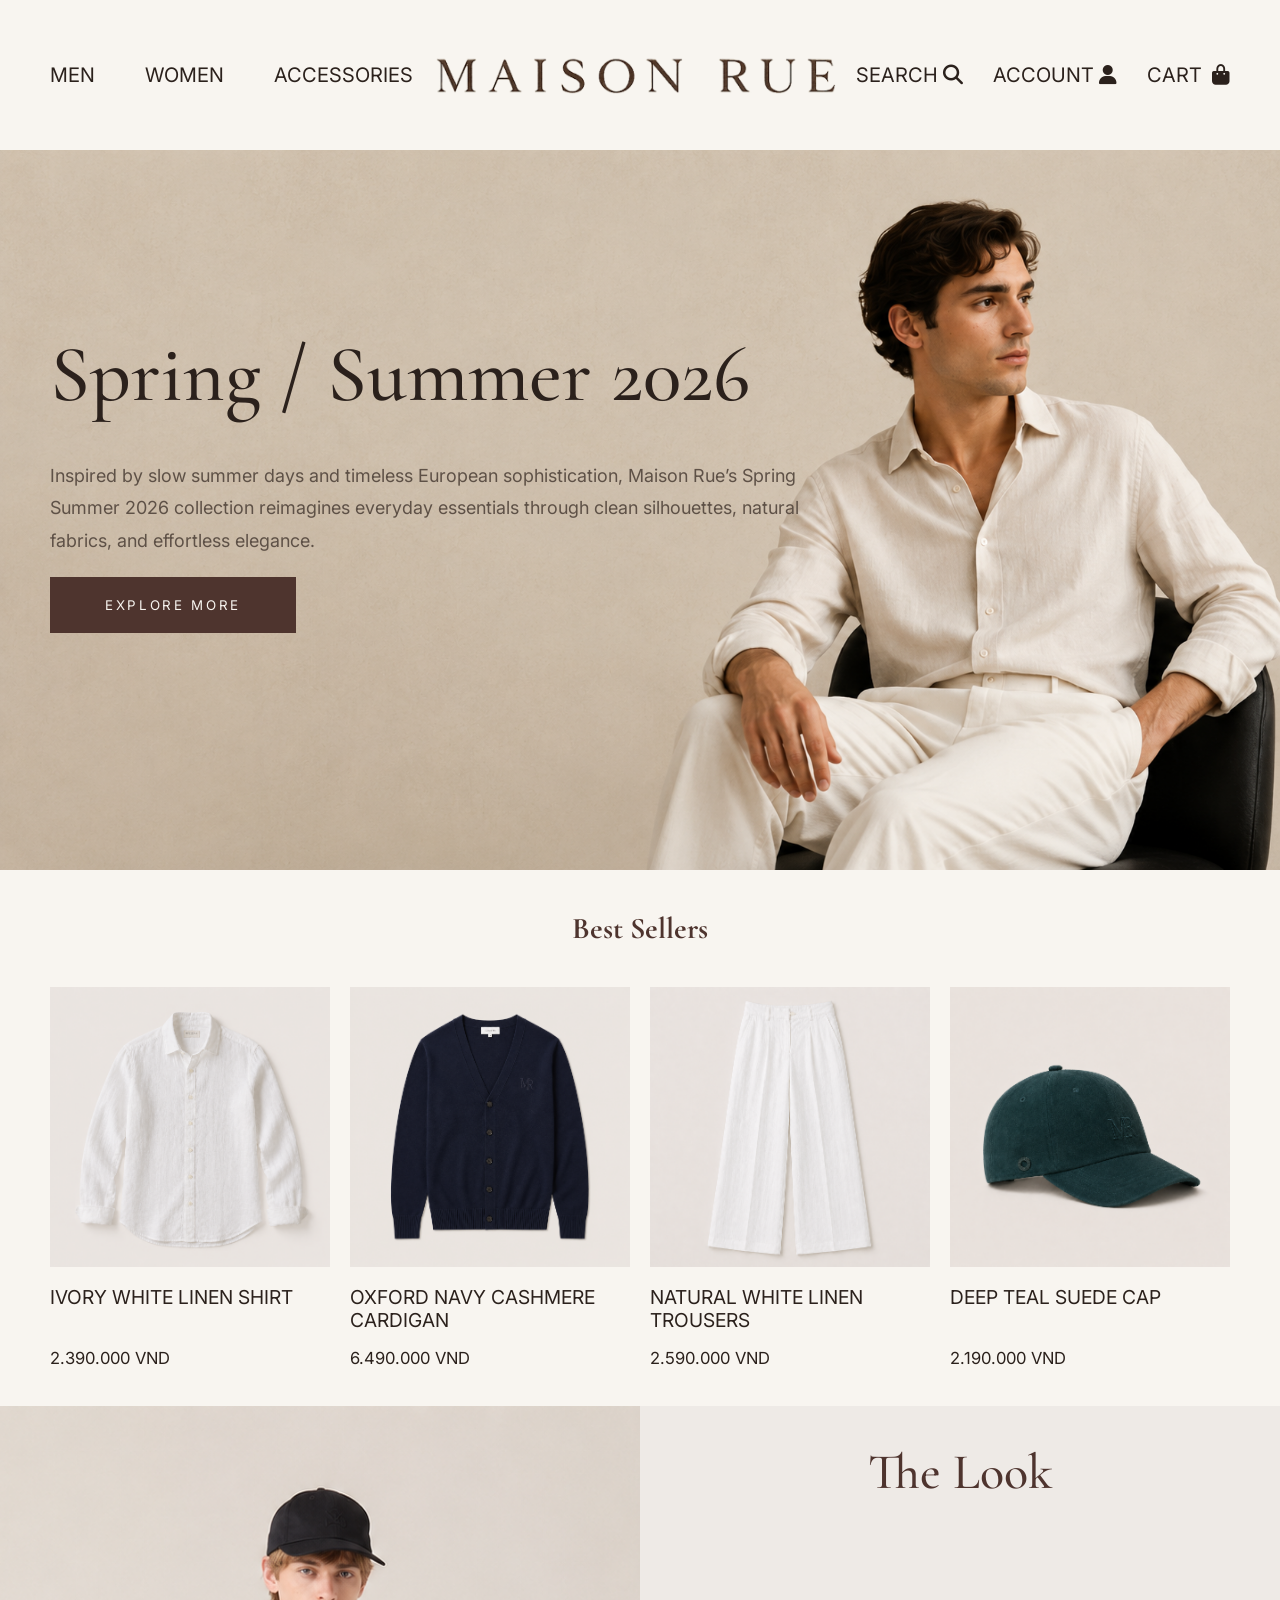
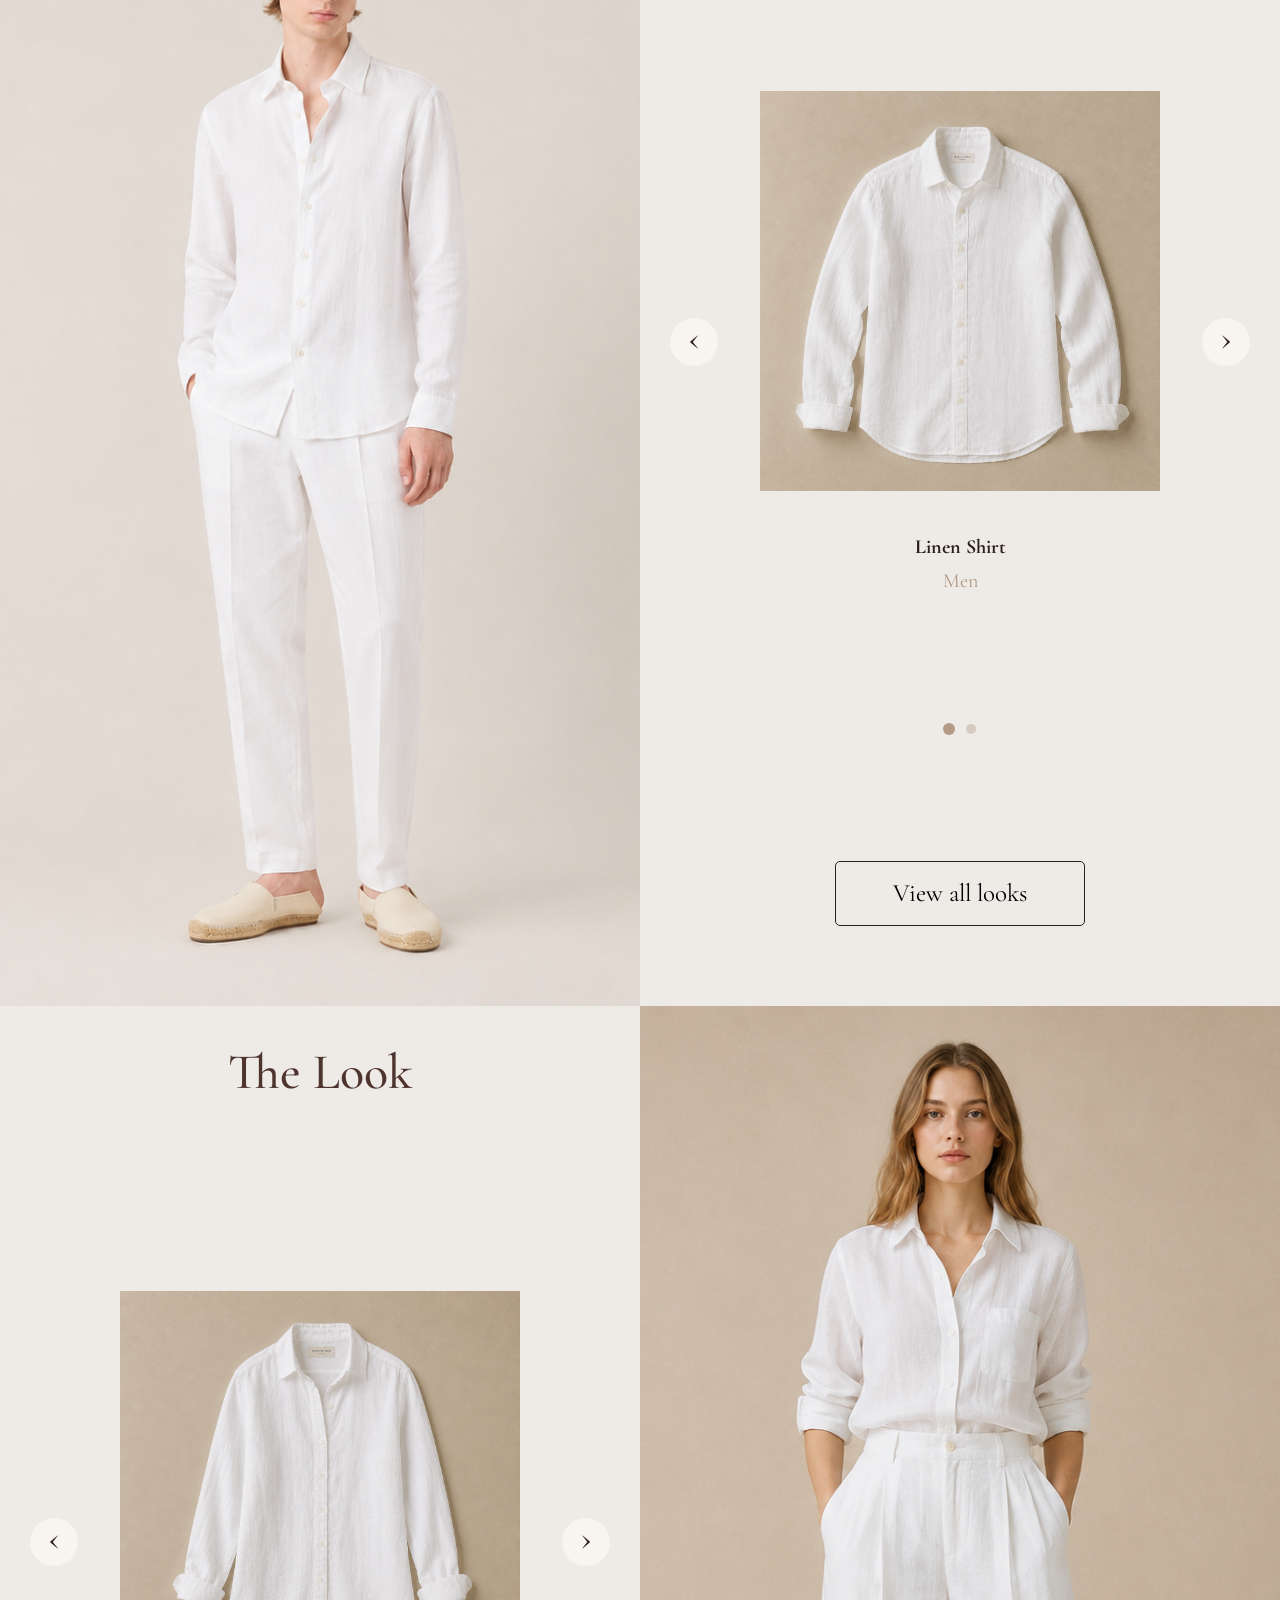
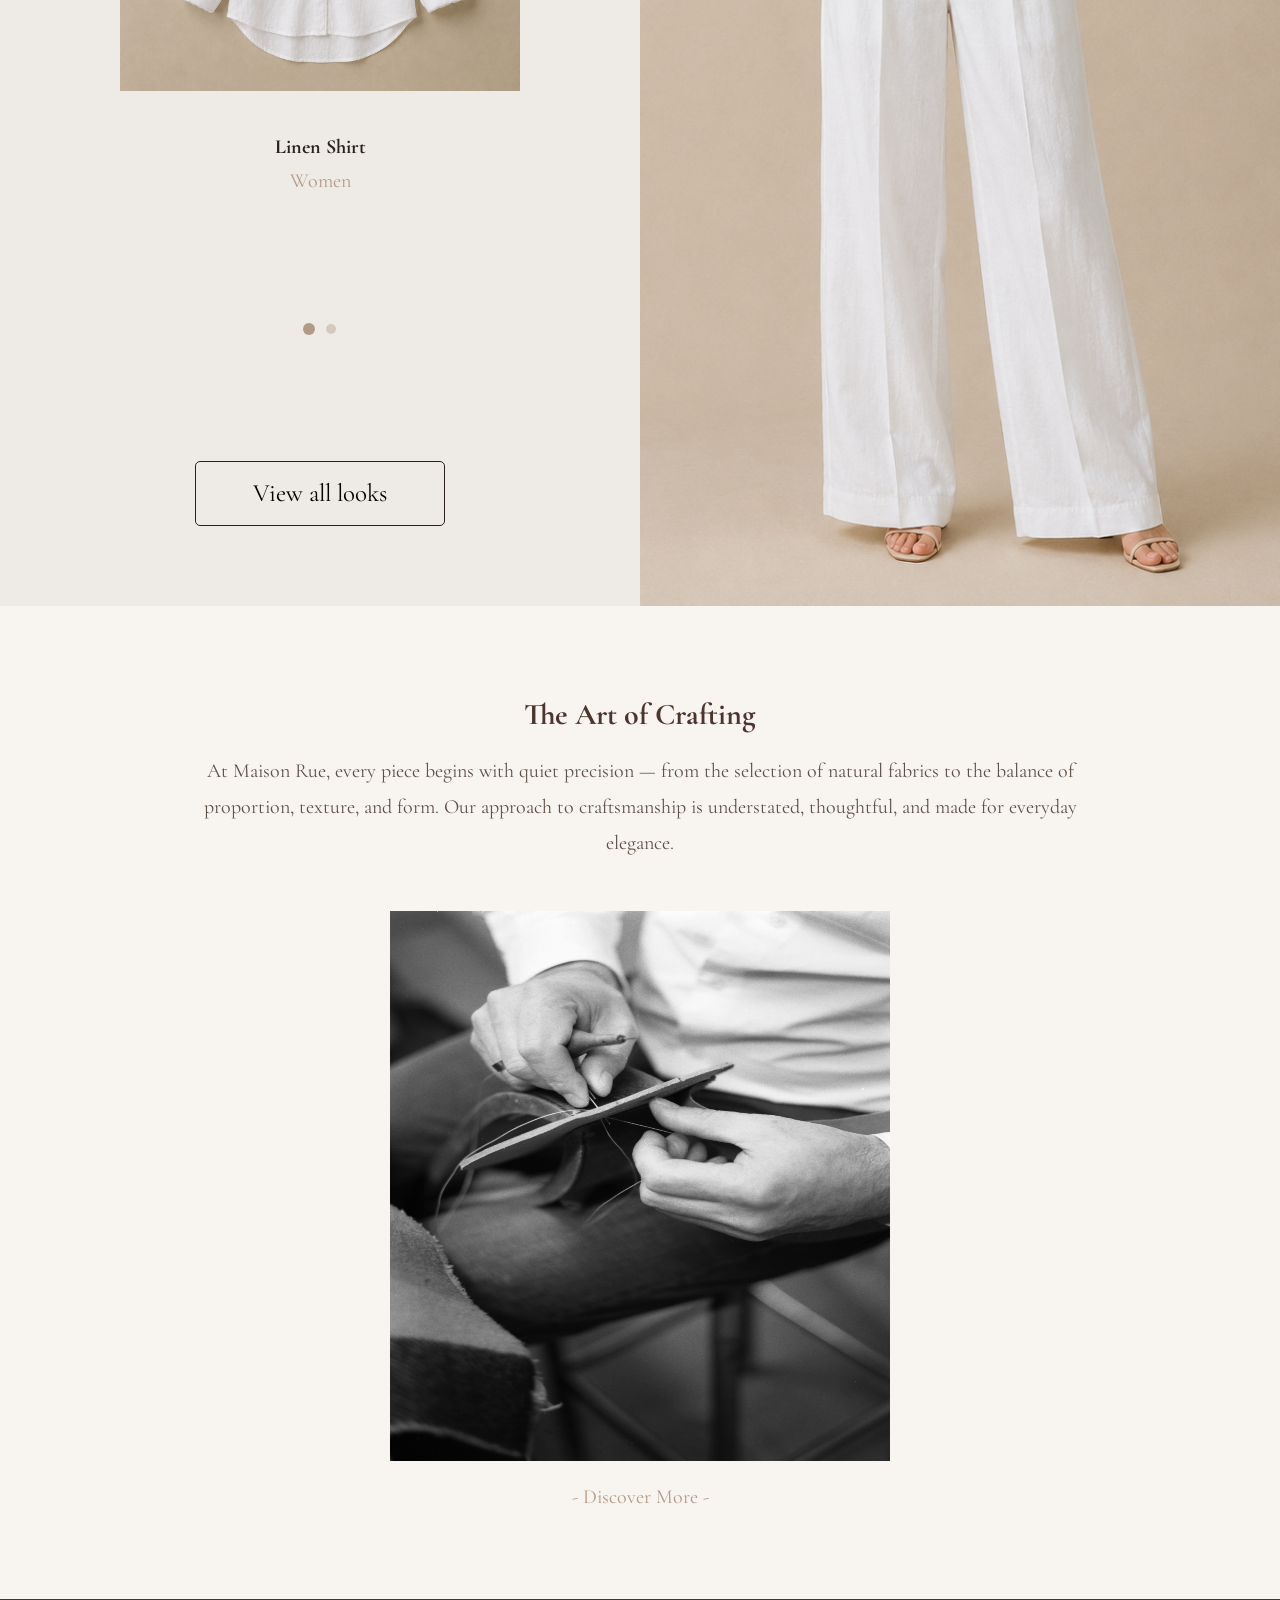
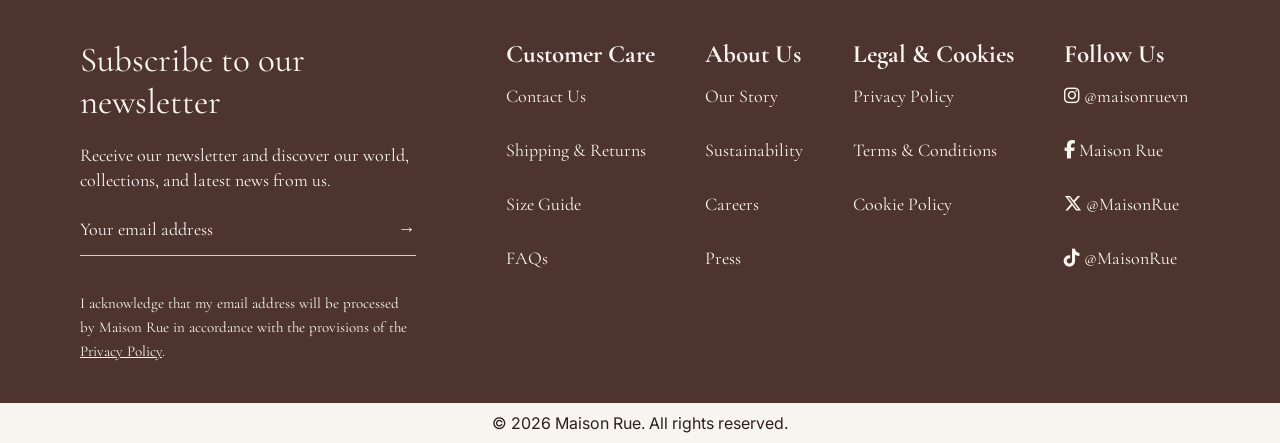
<file: index.html>
<!DOCTYPE html>
<html lang="en">

<head>
    <meta charset="UTF-8">
    <meta name="viewport" content="width=device-width, initial-scale=1.0">

    <title>Maison Rue | Homepage</title>

    <link rel="stylesheet" href="style.css">

    <!-- Font Awesome -->
    <link
        rel="stylesheet"
        href="https://cdnjs.cloudflare.com/ajax/libs/font-awesome/6.7.2/css/all.min.css"
    >

    <!-- Google Fonts -->
    <link rel="preconnect" href="https://fonts.googleapis.com">
    <link rel="preconnect" href="https://fonts.gstatic.com" crossorigin>

    <link
        href="https://fonts.googleapis.com/css2?family=Cormorant+Garamond:wght@400;500;600&family=Inter:wght@300;400;500;600;700&display=swap"
        rel="stylesheet"
    >
</head>

<body>

    <!-- HEADER -->
    <header>

        <!-- MENU BÊN TRÁI -->
        <nav class="head-left">

            <!-- MEN DROPDOWN -->
            <div class="nav-dropdown">
                <a href="men.html" class="nav-main">
                    MEN
                </a>

                <div class="dropdown-menu">
                    <a href="men.html">All Products</a>
                    <a href="accessories.html">Accessories</a>
                </div>
            </div>

            <!-- WOMEN DROPDOWN -->
            <div class="nav-dropdown">
                <a href="women.html" class="nav-main">
                    WOMEN
                </a>

                <div class="dropdown-menu">
                    <a href="women.html">All Products</a>
                    <a href="accessories.html">Accessories</a>
                </div>
            </div>

            <!-- ACCESSORIES -->
            <a href="accessories.html">ACCESSORIES</a>

        </nav>

        <!-- LOGO -->
        <a href="index.html" class="logo-link">
            <img
                src="image/logo.png"
                alt="Maison Rue logo"
                class="header-logo"
            >
        </a>
        <!-- MENU BÊN PHẢI -->
        <nav class="head-right">

            <a href="#" id="searchBtn">
                SEARCH
                <i class="fas fa-search"></i>
            </a>

            <a href="login.html">
                ACCOUNT
                <i class="fas fa-user"></i>
            </a>

            <a href="cart.html">
                CART
                <span id="quantity"></span>
                <i class="fas fa-shopping-bag"></i>
            </a>

        </nav>

        <!-- SEARCH BOX -->
        <div class="search-box" id="searchBox">

            <div class="search-content">

                <button id="closeSearch" type="button">
                    ×
                </button>

                <input
                    type="text"
                    id="searchInput"
                    placeholder="Search Maison Rue..."
                >

                <div id="searchResults"></div>

            </div>

        </div>

    </header>


    <!-- HERO SECTION -->
    <section class="summerCollection">

        <div class="sc-img">
            <img
                src="image/hero-image/hero-image.png"
                alt="Maison Rue Spring Summer 2026 collection"
            >
        </div>

        <div class="sc-text">

            <div>

                <h1>Spring / Summer 2026</h1>

                <p>
                    Inspired by slow summer days and timeless European
                    sophistication, Maison Rue’s Spring Summer 2026 collection
                    reimagines everyday essentials through clean silhouettes,
                    natural fabrics, and effortless elegance.
                </p>

                <button type="button">
                    EXPLORE MORE
                </button>

            </div>

        </div>

    </section>


    <!-- BEST SELLERS -->
    <section class="best-sellers">

        <div class="bs-head">
            <h1>Best Sellers</h1>
        </div>

        <div class="bs-cards">

            <div class="shirt">

                <img
                    src="image/best sellers/shirt.png"
                    alt="Ivory White Linen Shirt"
                >

                <p>IVORY WHITE LINEN SHIRT</p>
                <br>
                <p>2.390.000 VND</p>

            </div>

            <div class="cardigan">

                <img
                    src="image/best sellers/cardigan.png"
                    alt="Oxford Navy Cashmere Cardigan"
                >

                <p>OXFORD NAVY CASHMERE CARDIGAN</p>
                <br>
                <p>6.490.000 VND</p>

            </div>

            <div class="trousers">

                <img
                    src="image/best sellers/trousers.png"
                    alt="Natural White Linen Trousers"
                >

                <p>NATURAL WHITE LINEN TROUSERS</p>
                <br>
                <p>2.590.000 VND</p>

            </div>

            <div class="cap">

                <img
                    src="image/best sellers/cap.png"
                    alt="Deep Teal Suede Cap"
                >

                <p>DEEP TEAL SUEDE CAP</p>
                <br>
                <p>2.190.000 VND</p>

            </div>

        </div>

    </section>


    <!-- THE LOOK 1 -->
    <section class="the-look1">

        <div class="look-model1">

            <img
                src="image/Linen Pants - Men/4.png"
                alt="Maison Rue menswear look"
            >

        </div>

        <div class="look-content1">

            <p class="tl1">The Look</p>

            <div class="product-slider1">

                <button
                    class="arrow-left1"
                    type="button"
                    onclick="prevProduct(1)"
                >
                    ‹
                </button>

                <div class="product-card1">

                    <img
                        id="productImg1"
                        src="image/Linen Shirt - Men/1.png"
                        alt="Maison Rue men's product"
                    >

                    <h3 id="productName1">
                        Linen Shirt
                    </h3>

                    <p id="productGender1">
                        Men
                    </p>

                </div>

                <button
                    class="arrow-right1"
                    type="button"
                    onclick="nextProduct(1)"
                >
                    ›
                </button>

            </div>

            <div class="dots dots1">

                <span
                    class="dot active"
                    onclick="showProduct(1, 0)"
                ></span>

                <span
                    class="dot"
                    onclick="showProduct(1, 1)"
                ></span>

            </div>

            <button class="view-btn1" type="button">
                View all looks
            </button>

        </div>

    </section>


    <!-- THE LOOK 2 -->
    <section class="the-look2">

        <div class="look-content2">

            <p class="tl2">The Look</p>

            <div class="product-slider2">

                <button
                    class="arrow-left2"
                    type="button"
                    onclick="prevProduct(2)"
                >
                    ‹
                </button>

                <div class="product-card2">

                    <img
                        id="productImg2"
                        src="image/Linen Shirt - Women/1.png"
                        alt="Maison Rue women's product"
                    >

                    <h3 id="productName2">
                        Linen Shirt
                    </h3>

                    <p id="productGender2">
                        Women
                    </p>

                </div>

                <button
                    class="arrow-right2"
                    type="button"
                    onclick="nextProduct(2)"
                >
                    ›
                </button>

            </div>

            <div class="dots dots2">

                <span
                    class="dot active"
                    onclick="showProduct(2, 0)"
                ></span>

                <span
                    class="dot"
                    onclick="showProduct(2, 1)"
                ></span>

            </div>

            <button class="view-btn2" type="button">
                View all looks
            </button>

        </div>

        <div class="look-model2">

            <img
                src="image/Linen Pants - Women/4.png"
                alt="Maison Rue womenswear look"
            >

        </div>

    </section>


    <!-- OUR STORY -->
    <section class="our-story">

        <div class="os-content">

            <h1>The Art of Crafting</h1>

            <p>
                At Maison Rue, every piece begins with quiet precision — from
                the selection of natural fabrics to the balance of proportion,
                texture, and form. Our approach to craftsmanship is
                understated, thoughtful, and made for everyday elegance.
            </p>

        </div>

        <div class="os-img">

            <img
                src="image/our story/craft.jpg"
                alt="Maison Rue craftsmanship"
            >

        </div>

        <div class="os-discover">
            <p>- Discover More -</p>
        </div>

    </section>


    <!-- CONTACT AND NEWSLETTER -->
    <section class="contact">

        <div class="subscribe">

            <h1>Subscribe to our newsletter</h1>

            <p>
                Receive our newsletter and discover our world, collections,
                and latest news from us.
            </p>

            <form class="subscribe-form">

                <input
                    type="email"
                    placeholder="Your email address"
                    required
                >
                <button type="submit"> → </button>

            </form>

            <p class="privacy-text">
                I acknowledge that my email address will be processed by
                Maison Rue in accordance with the provisions of the
                <a href="#">Privacy Policy</a>.
            </p>

        </div>

        <div class="more-info">

            <!-- CUSTOMER CARE -->
            <div class="customer-care">

                <h1>Customer Care</h1>

                <ul>
                    <li>
                        <a href="#">Contact Us</a>
                    </li>

                    <li>
                        <a href="#">Shipping & Returns</a>
                    </li>

                    <li>
                        <a href="#">Size Guide</a>
                    </li>

                    <li>
                        <a href="#">FAQs</a>
                    </li>
                </ul>

            </div>

            <!-- ABOUT US -->
            <div class="about-us">

                <h1>About Us</h1>

                <ul>
                    <li>
                        <a href="#">Our Story</a>
                    </li>

                    <li>
                        <a href="#">Sustainability</a>
                    </li>

                    <li>
                        <a href="#">Careers</a>
                    </li>

                    <li>
                        <a href="#">Press</a>
                    </li>
                </ul>

            </div>

            <!-- LEGAL -->
            <div class="legal-cookies">

                <h1>Legal & Cookies</h1>

                <ul>
                    <li>
                        <a href="#">Privacy Policy</a>
                    </li>

                    <li>
                        <a href="#">Terms & Conditions</a>
                    </li>

                    <li>
                        <a href="#">Cookie Policy</a>
                    </li>
                </ul>

            </div>

            <!-- SOCIAL MEDIA -->
            <div class="social-media">

                <h1>Follow Us</h1>

                <ul>

                    <li>
                        <a href="#">
                            <i class="fa-brands fa-instagram"></i>
                            <span>@maisonruevn</span>
                        </a>
                    </li>

                    <li>
                        <a href="#">
                            <i class="fa-brands fa-facebook-f"></i>
                            <span>Maison Rue</span>
                        </a>
                    </li>

                    <li>
                        <a href="#">
                            <i class="fa-brands fa-x-twitter"></i>
                            <span>@MaisonRue</span>
                        </a>
                    </li>

                    <li>
                        <a href="#">
                            <i class="fa-brands fa-tiktok"></i>
                            <span>@MaisonRue</span>
                        </a>
                    </li>

                </ul>

            </div>

        </div>

    </section>


    <!-- FOOTER -->
    <footer class="footer">

        <p>
            © 2026 Maison Rue. All rights reserved.
        </p>

    </footer>


    <!-- JAVASCRIPT -->
    <script src="app.js"></script>

</body>

</html>
</file>
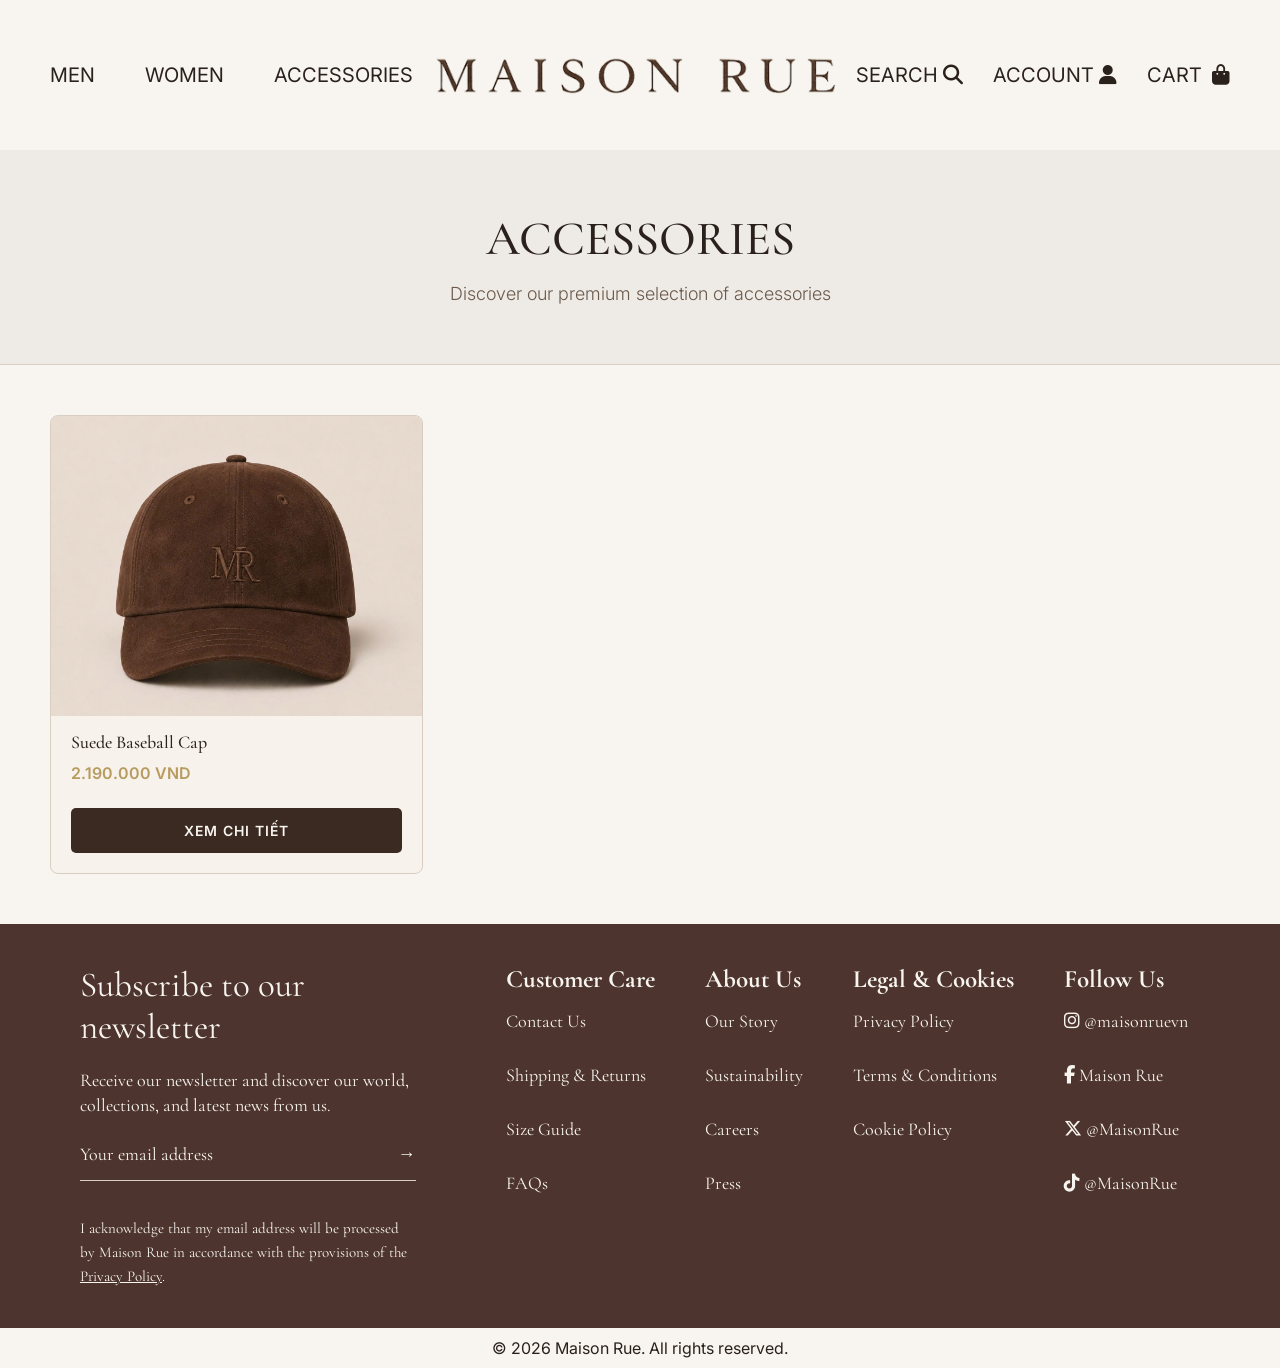
<file: accessories.html>
<!DOCTYPE html>
<html lang="vi">
<head>
    <meta charset="UTF-8">
    <meta name="viewport" content="width=device-width, initial-scale=1.0">
    <title>Phụ Kiện - Maison Rue</title>
    <link rel="stylesheet" href="style.css">
    <link rel="stylesheet" href="https://cdnjs.cloudflare.com/ajax/libs/font-awesome/6.7.2/css/all.min.css">
    <link rel="preconnect" href="https://fonts.googleapis.com">
    <link rel="preconnect" href="https://fonts.gstatic.com" crossorigin>
    <link href="https://fonts.googleapis.com/css2?family=Cormorant+Garamond:wght@400;500;600&family=Inter:wght@300;400;500;600;700&display=swap" rel="stylesheet">
</head>
<body data-category="accessories">
    <header>
        <nav class="head-left">
            <a href="men.html">MEN</a>
            <a href="women.html">WOMEN</a>
            <a href="accessories.html">ACCESSORIES</a>
        </nav>
        <a href="index.html" class="logo-link"><img src="image/logo.png" alt="maisonrue_logo"></a>
        <nav class="head-right">
            <a href="#" id="searchBtn">SEARCH <i class="fas fa-search"></i></a>
            <a href="login.html">ACCOUNT <i class="fas fa-user"></i></a>
            <a href="cart.html">CART <span id="quantity"></span> <i class="fas fa-shopping-bag"></i></a>
        </nav>

        <div class="search-box" id="searchBox">
            <div class="search-content">
                <button id="closeSearch" type="button">&times;</button>
                <input type="text" id="searchInput" placeholder="Search Maison Rue...">
                <div id="searchResults"></div>
            </div>
        </div>
    </header>

    <section class="page-header">
        <h1>ACCESSORIES</h1>
        <p>Discover our premium selection of accessories</p>
    </section>

    <div id="products-grid"></div>

    <!-- CONTACT AND NEWSLETTER -->
    <section class="contact">

        <div class="subscribe">

            <h1>Subscribe to our newsletter</h1>

            <p>
                Receive our newsletter and discover our world, collections,
                and latest news from us.
            </p>

            <form class="subscribe-form">

                <input
                    type="email"
                    placeholder="Your email address"
                    required
                >
                <button type="submit"> → </button>

            </form>

            <p class="privacy-text">
                I acknowledge that my email address will be processed by
                Maison Rue in accordance with the provisions of the
                <a href="#">Privacy Policy</a>.
            </p>

        </div>

        <div class="more-info">

            <!-- CUSTOMER CARE -->
            <div class="customer-care">

                <h1>Customer Care</h1>

                <ul>
                    <li>
                        <a href="#">Contact Us</a>
                    </li>

                    <li>
                        <a href="#">Shipping & Returns</a>
                    </li>

                    <li>
                        <a href="#">Size Guide</a>
                    </li>

                    <li>
                        <a href="#">FAQs</a>
                    </li>
                </ul>

            </div>

            <!-- ABOUT US -->
            <div class="about-us">

                <h1>About Us</h1>

                <ul>
                    <li>
                        <a href="#">Our Story</a>
                    </li>

                    <li>
                        <a href="#">Sustainability</a>
                    </li>

                    <li>
                        <a href="#">Careers</a>
                    </li>

                    <li>
                        <a href="#">Press</a>
                    </li>
                </ul>

            </div>

            <!-- LEGAL -->
            <div class="legal-cookies">

                <h1>Legal & Cookies</h1>

                <ul>
                    <li>
                        <a href="#">Privacy Policy</a>
                    </li>

                    <li>
                        <a href="#">Terms & Conditions</a>
                    </li>

                    <li>
                        <a href="#">Cookie Policy</a>
                    </li>
                </ul>

            </div>

            <!-- SOCIAL MEDIA -->
            <div class="social-media">

                <h1>Follow Us</h1>

                <ul>

                    <li>
                        <a href="#">
                            <i class="fa-brands fa-instagram"></i>
                            <span>@maisonruevn</span>
                        </a>
                    </li>

                    <li>
                        <a href="#">
                            <i class="fa-brands fa-facebook-f"></i>
                            <span>Maison Rue</span>
                        </a>
                    </li>

                    <li>
                        <a href="#">
                            <i class="fa-brands fa-x-twitter"></i>
                            <span>@MaisonRue</span>
                        </a>
                    </li>

                    <li>
                        <a href="#">
                            <i class="fa-brands fa-tiktok"></i>
                            <span>@MaisonRue</span>
                        </a>
                    </li>

                </ul>

            </div>

        </div>

    </section>


    <!-- FOOTER -->
    <footer class="footer">

        <p>
            © 2026 Maison Rue. All rights reserved.
        </p>

    </footer>

    <script src="app.js"></script>
</body>
</html>
</file>
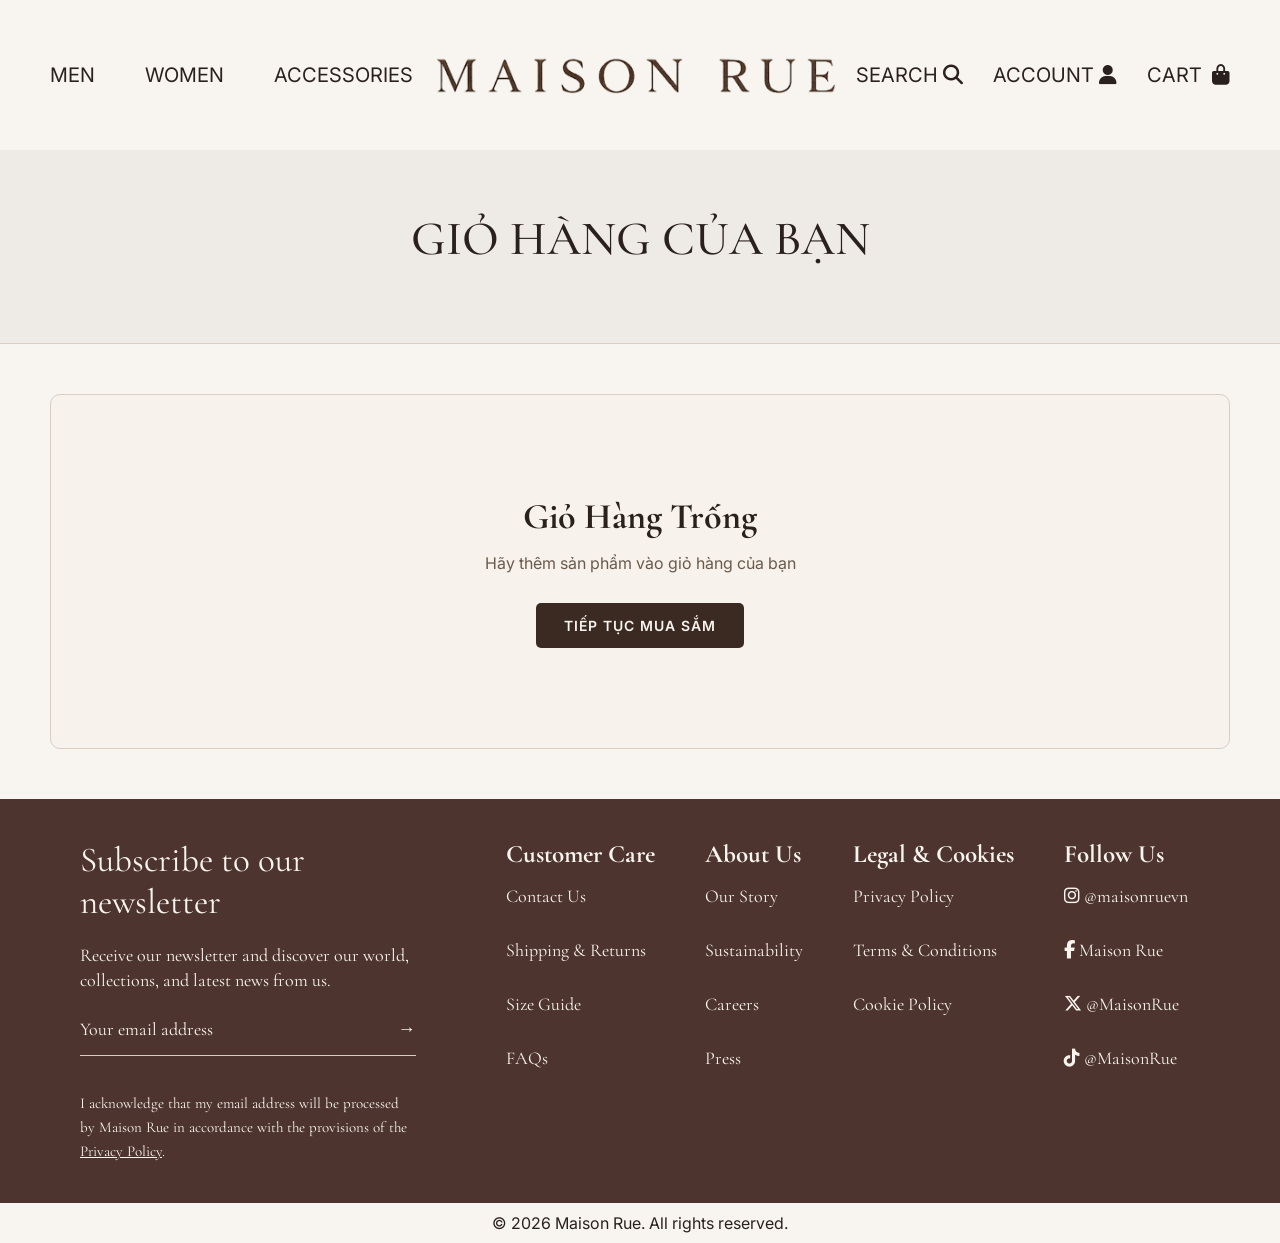
<file: cart.html>
<!DOCTYPE html>
<html lang="vi">
<head>
    <meta charset="UTF-8">
    <meta name="viewport" content="width=device-width, initial-scale=1.0">
    <title>Giỏ Hàng - Maison Rue</title>
    <link rel="stylesheet" href="style.css">
    <link rel="stylesheet" href="https://cdnjs.cloudflare.com/ajax/libs/font-awesome/6.7.2/css/all.min.css">
    <link rel="preconnect" href="https://fonts.googleapis.com">
    <link rel="preconnect" href="https://fonts.gstatic.com" crossorigin>
    <link href="https://fonts.googleapis.com/css2?family=Cormorant+Garamond:wght@400;500;600&family=Inter:wght@300;400;500;600;700&display=swap" rel="stylesheet">
</head>
<body>
    <header>
        <nav class="head-left">
            <a href="men.html">MEN</a>
            <a href="women.html">WOMEN</a>
            <a href="accessories.html">ACCESSORIES</a>
        </nav>
        <a href="index.html" class="logo-link"><img src="image/logo.png" alt="maisonrue_logo"></a>
        <nav class="head-right">
            <a href="#" id="searchBtn">SEARCH <i class="fas fa-search"></i></a>
            <a href="login.html">ACCOUNT <i class="fas fa-user"></i></a>
            <a href="cart.html">CART <span id="quantity"></span> <i class="fas fa-shopping-bag"></i></a>
        </nav>

        <div class="search-box" id="searchBox">
            <div class="search-content">
                <button id="closeSearch" type="button">&times;</button>
                <input type="text" id="searchInput" placeholder="Search Maison Rue...">
                <div id="searchResults"></div>
            </div>
        </div>
    </header>

    <section class="page-header">
        <h1>GIỎ HÀNG CỦA BẠN</h1>
    </section>

    <div id="cart-container"></div>

    <!-- CONTACT AND NEWSLETTER -->
    <section class="contact">

        <div class="subscribe">

            <h1>Subscribe to our newsletter</h1>

            <p>
                Receive our newsletter and discover our world, collections,
                and latest news from us.
            </p>

            <form class="subscribe-form">

                <input
                    type="email"
                    placeholder="Your email address"
                    required
                >
                <button type="submit"> → </button>

            </form>

            <p class="privacy-text">
                I acknowledge that my email address will be processed by
                Maison Rue in accordance with the provisions of the
                <a href="#">Privacy Policy</a>.
            </p>

        </div>

        <div class="more-info">

            <!-- CUSTOMER CARE -->
            <div class="customer-care">

                <h1>Customer Care</h1>

                <ul>
                    <li>
                        <a href="#">Contact Us</a>
                    </li>

                    <li>
                        <a href="#">Shipping & Returns</a>
                    </li>

                    <li>
                        <a href="#">Size Guide</a>
                    </li>

                    <li>
                        <a href="#">FAQs</a>
                    </li>
                </ul>

            </div>

            <!-- ABOUT US -->
            <div class="about-us">

                <h1>About Us</h1>

                <ul>
                    <li>
                        <a href="#">Our Story</a>
                    </li>

                    <li>
                        <a href="#">Sustainability</a>
                    </li>

                    <li>
                        <a href="#">Careers</a>
                    </li>

                    <li>
                        <a href="#">Press</a>
                    </li>
                </ul>

            </div>

            <!-- LEGAL -->
            <div class="legal-cookies">

                <h1>Legal & Cookies</h1>

                <ul>
                    <li>
                        <a href="#">Privacy Policy</a>
                    </li>

                    <li>
                        <a href="#">Terms & Conditions</a>
                    </li>

                    <li>
                        <a href="#">Cookie Policy</a>
                    </li>
                </ul>

            </div>

            <!-- SOCIAL MEDIA -->
            <div class="social-media">

                <h1>Follow Us</h1>

                <ul>

                    <li>
                        <a href="#">
                            <i class="fa-brands fa-instagram"></i>
                            <span>@maisonruevn</span>
                        </a>
                    </li>

                    <li>
                        <a href="#">
                            <i class="fa-brands fa-facebook-f"></i>
                            <span>Maison Rue</span>
                        </a>
                    </li>

                    <li>
                        <a href="#">
                            <i class="fa-brands fa-x-twitter"></i>
                            <span>@MaisonRue</span>
                        </a>
                    </li>

                    <li>
                        <a href="#">
                            <i class="fa-brands fa-tiktok"></i>
                            <span>@MaisonRue</span>
                        </a>
                    </li>

                </ul>

            </div>

        </div>

    </section>


    <!-- FOOTER -->
    <footer class="footer">

        <p>
            © 2026 Maison Rue. All rights reserved.
        </p>

    </footer>

    <script src="app.js"></script>
</body>
</html>
</file>
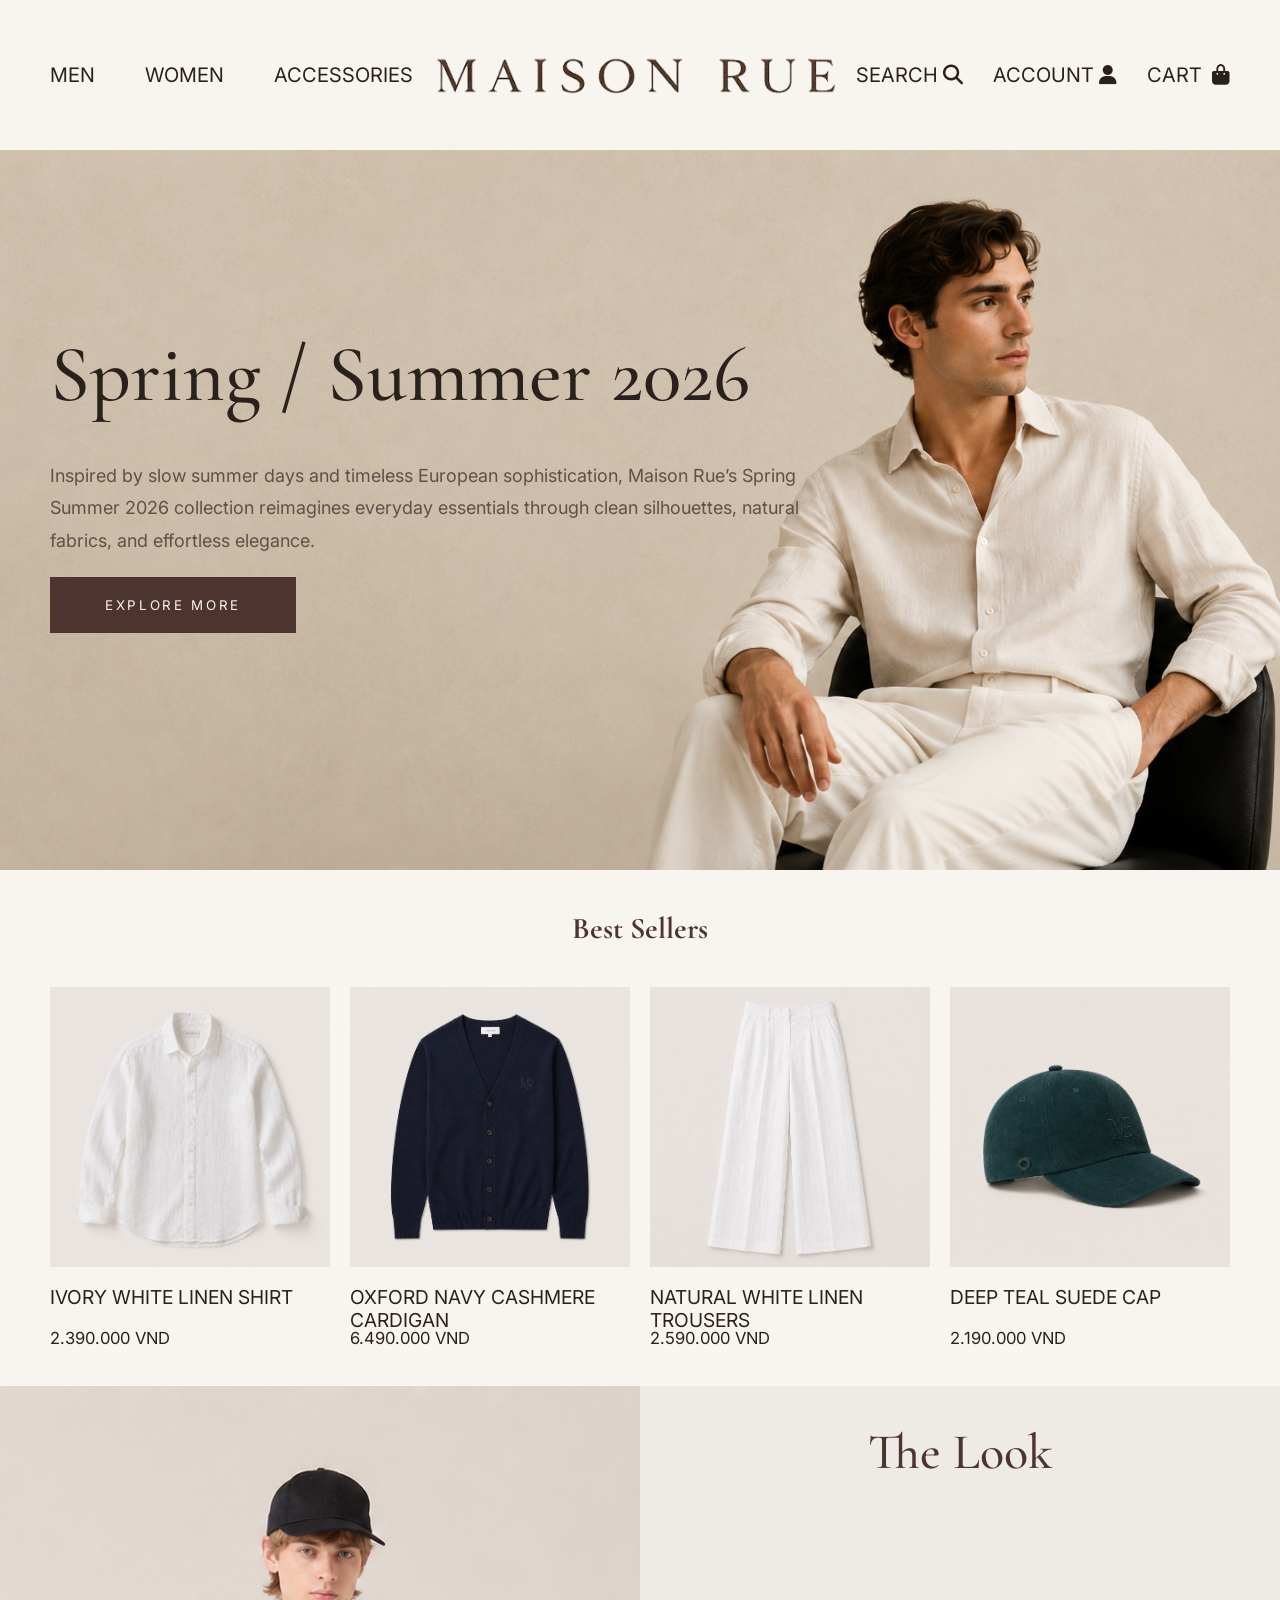
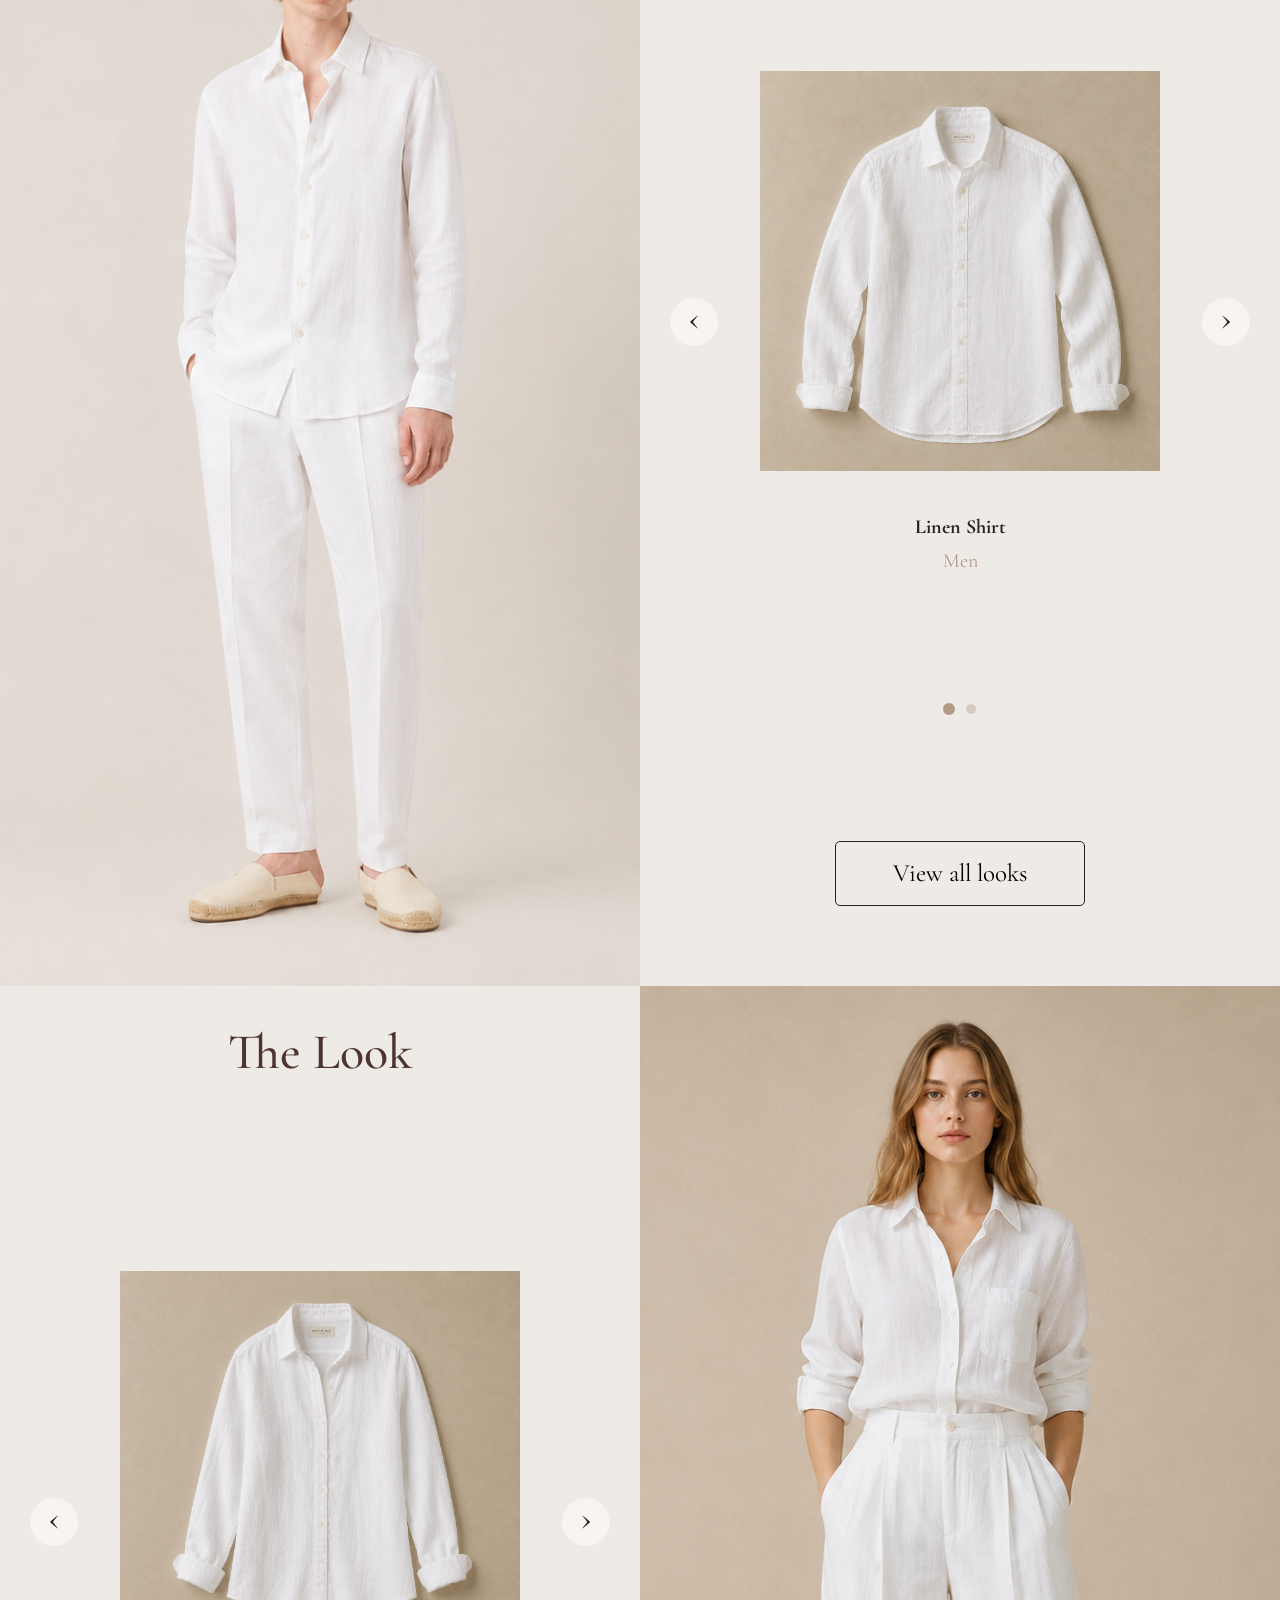
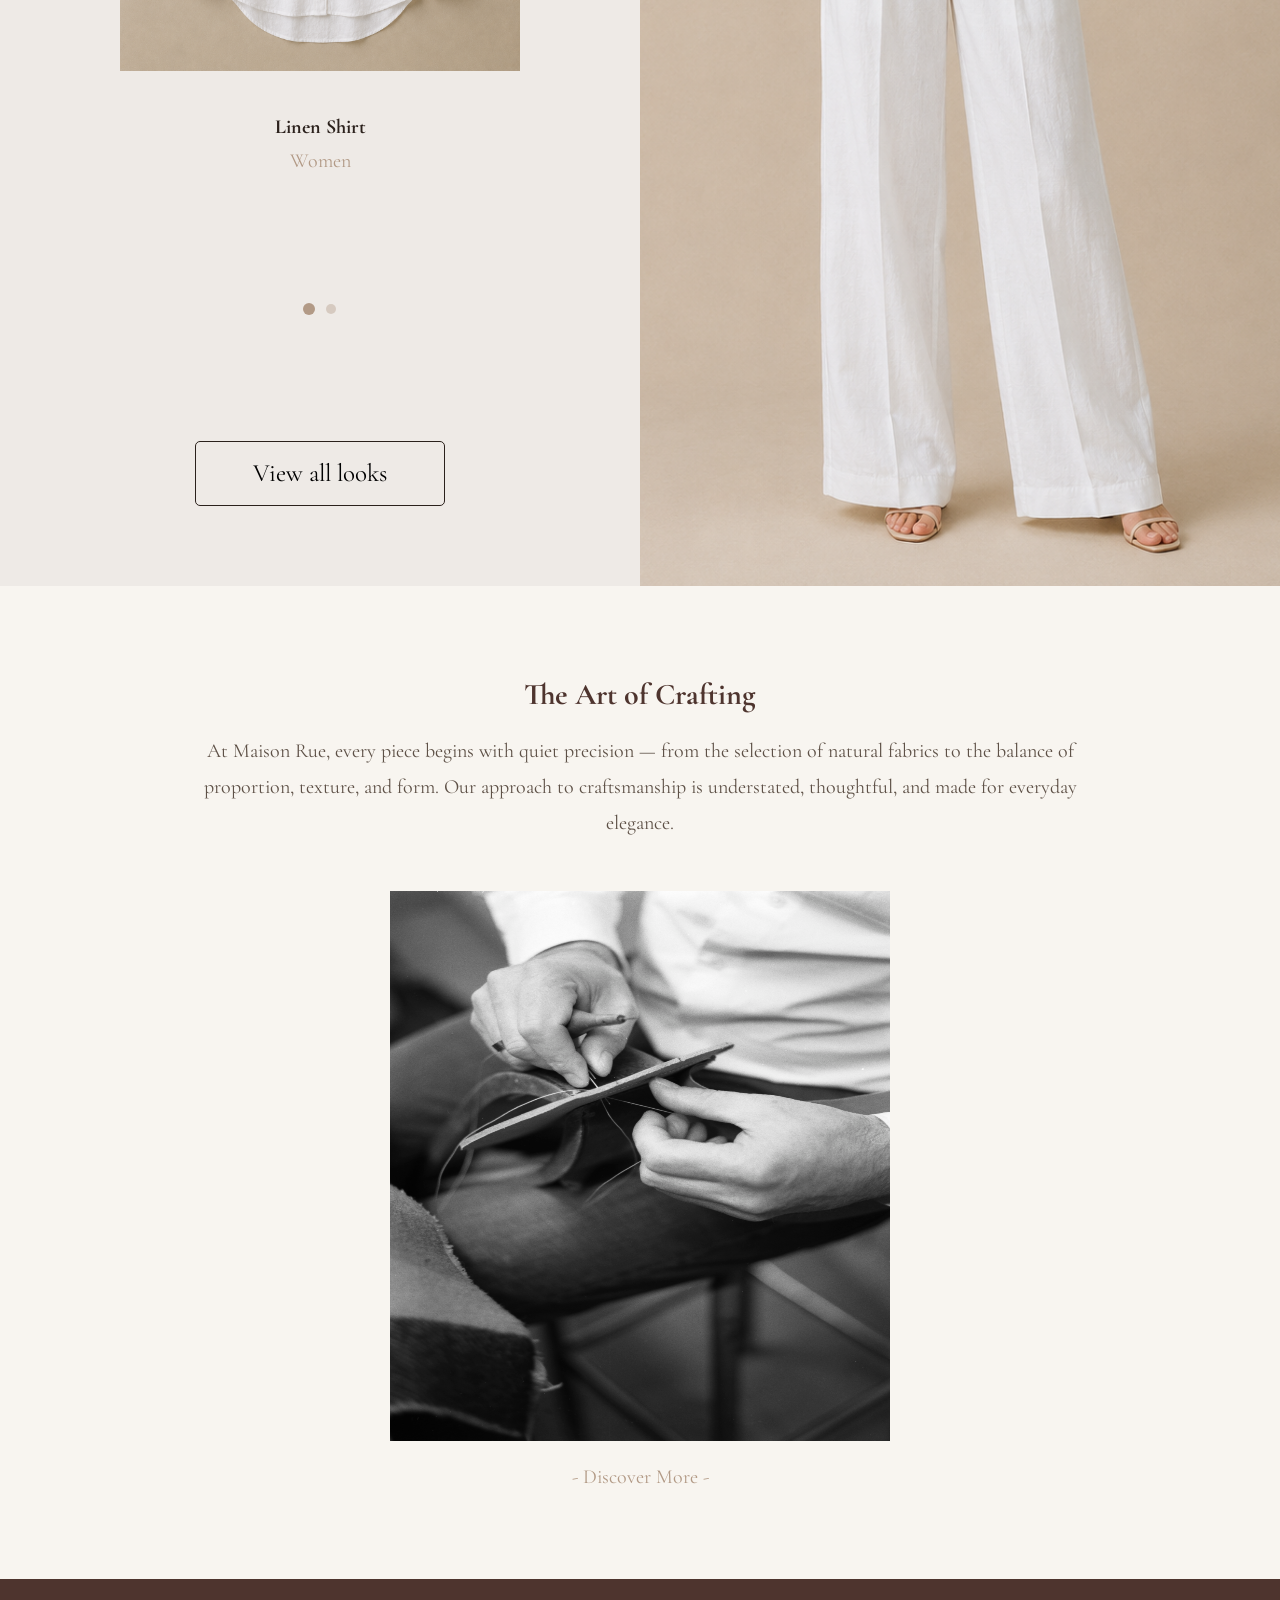
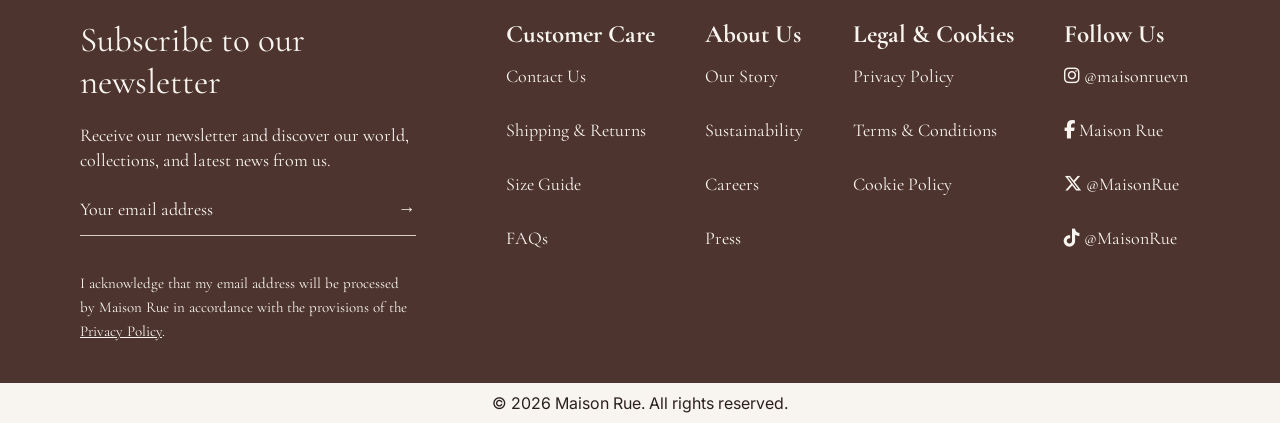
<file: input.html>
<!DOCTYPE html>
<html lang="en">

<head>
    <meta charset="UTF-8">
    <meta name="viewport" content="width=device-width, initial-scale=1.0">

    <title>Maison Rue | Homepage</title>

    <link rel="stylesheet" href="style.css">

    <!-- Font Awesome -->
    <link
        rel="stylesheet"
        href="https://cdnjs.cloudflare.com/ajax/libs/font-awesome/6.7.2/css/all.min.css"
    >

    <!-- Google Fonts -->
    <link rel="preconnect" href="https://fonts.googleapis.com">
    <link rel="preconnect" href="https://fonts.gstatic.com" crossorigin>

    <link
        href="https://fonts.googleapis.com/css2?family=Cormorant+Garamond:wght@400;500;600&family=Inter:wght@300;400;500;600;700&display=swap"
        rel="stylesheet"
    >
</head>

<body>

    <!-- HEADER -->
    <header>

        <!-- MENU BÊN TRÁI -->
        <nav class="head-left">

            <!-- MEN DROPDOWN -->
            <div class="nav-dropdown">
                <a href="men.html" class="nav-main">
                    MEN
                </a>

                <div class="dropdown-menu">
                    <a href="men.html">All Products</a>
                    <a href="accessories.html">Accessories</a>
                </div>
            </div>

            <!-- WOMEN DROPDOWN -->
            <div class="nav-dropdown">
                <a href="women.html" class="nav-main">
                    WOMEN
                </a>

                <div class="dropdown-menu">
                    <a href="women.html">All Products</a>
                    <a href="accessories.html">Accessories</a>
                </div>
            </div>

            <!-- ACCESSORIES -->
            <a href="accessories.html">ACCESSORIES</a>

        </nav>

        <!-- LOGO -->
        <a href="input.html" class="logo-link">
            <img
                src="image/logo.png"
                alt="Maison Rue logo"
                class="header-logo"
            >
        </a>
        <!-- MENU BÊN PHẢI -->
        <nav class="head-right">

            <a href="#" id="searchBtn">
                SEARCH
                <i class="fas fa-search"></i>
            </a>

            <a href="login.html">
                ACCOUNT
                <i class="fas fa-user"></i>
            </a>

            <a href="cart.html">
                CART
                <span id="quantity"></span>
                <i class="fas fa-shopping-bag"></i>
            </a>

        </nav>

        <!-- SEARCH BOX -->
        <div class="search-box" id="searchBox">

            <div class="search-content">

                <button id="closeSearch" type="button">
                    ×
                </button>

                <input
                    type="text"
                    id="searchInput"
                    placeholder="Search Maison Rue..."
                >

                <div id="searchResults"></div>

            </div>

        </div>

    </header>


    <!-- HERO SECTION -->
    <section class="summerCollection">

        <div class="sc-img">
            <img
                src="image/hero-image/hero-image.png"
                alt="Maison Rue Spring Summer 2026 collection"
            >
        </div>

        <div class="sc-text">

            <div>

                <h1>Spring / Summer 2026</h1>

                <p>
                    Inspired by slow summer days and timeless European
                    sophistication, Maison Rue’s Spring Summer 2026 collection
                    reimagines everyday essentials through clean silhouettes,
                    natural fabrics, and effortless elegance.
                </p>

                <button type="button">
                    EXPLORE MORE
                </button>

            </div>

        </div>

    </section>


    <!-- BEST SELLERS -->
    <section class="best-sellers">

        <div class="bs-head">
            <h1>Best Sellers</h1>
        </div>

        <div class="bs-cards">

            <div class="shirt">

                <img
                    src="image/best sellers/shirt.png"
                    alt="Ivory White Linen Shirt"
                >

                <p>IVORY WHITE LINEN SHIRT</p>
                <p>2.390.000 VND</p>

            </div>

            <div class="cardigan">

                <img
                    src="image/best sellers/cardigan.png"
                    alt="Oxford Navy Cashmere Cardigan"
                >

                <p>OXFORD NAVY CASHMERE CARDIGAN</p>
                <p>6.490.000 VND</p>

            </div>

            <div class="trousers">

                <img
                    src="image/best sellers/trousers.png"
                    alt="Natural White Linen Trousers"
                >

                <p>NATURAL WHITE LINEN TROUSERS</p>
                <p>2.590.000 VND</p>

            </div>

            <div class="cap">

                <img
                    src="image/best sellers/cap.png"
                    alt="Deep Teal Suede Cap"
                >

                <p>DEEP TEAL SUEDE CAP</p>
                <p>2.190.000 VND</p>

            </div>

        </div>

    </section>


    <!-- THE LOOK 1 -->
    <section class="the-look1">

        <div class="look-model1">

            <img
                src="image/Linen Pants - Men/4.png"
                alt="Maison Rue menswear look"
            >

        </div>

        <div class="look-content1">

            <p class="tl1">The Look</p>

            <div class="product-slider1">

                <button
                    class="arrow-left1"
                    type="button"
                    onclick="prevProduct(1)"
                >
                    ‹
                </button>

                <div class="product-card1">

                    <img
                        id="productImg1"
                        src="image/Linen Shirt - Men/1.png"
                        alt="Maison Rue men's product"
                    >

                    <h3 id="productName1">
                        Linen Shirt
                    </h3>

                    <p id="productGender1">
                        Men
                    </p>

                </div>

                <button
                    class="arrow-right1"
                    type="button"
                    onclick="nextProduct(1)"
                >
                    ›
                </button>

            </div>

            <div class="dots dots1">

                <span
                    class="dot active"
                    onclick="showProduct(1, 0)"
                ></span>

                <span
                    class="dot"
                    onclick="showProduct(1, 1)"
                ></span>

            </div>

            <button class="view-btn1" type="button">
                View all looks
            </button>

        </div>

    </section>


    <!-- THE LOOK 2 -->
    <section class="the-look2">

        <div class="look-content2">

            <p class="tl2">The Look</p>

            <div class="product-slider2">

                <button
                    class="arrow-left2"
                    type="button"
                    onclick="prevProduct(2)"
                >
                    ‹
                </button>

                <div class="product-card2">

                    <img
                        id="productImg2"
                        src="image/Linen Shirt - Women/1.png"
                        alt="Maison Rue women's product"
                    >

                    <h3 id="productName2">
                        Linen Shirt
                    </h3>

                    <p id="productGender2">
                        Women
                    </p>

                </div>

                <button
                    class="arrow-right2"
                    type="button"
                    onclick="nextProduct(2)"
                >
                    ›
                </button>

            </div>

            <div class="dots dots2">

                <span
                    class="dot active"
                    onclick="showProduct(2, 0)"
                ></span>

                <span
                    class="dot"
                    onclick="showProduct(2, 1)"
                ></span>

            </div>

            <button class="view-btn2" type="button">
                View all looks
            </button>

        </div>

        <div class="look-model2">

            <img
                src="image/Linen Pants - Women/4.png"
                alt="Maison Rue womenswear look"
            >

        </div>

    </section>


    <!-- OUR STORY -->
    <section class="our-story">

        <div class="os-content">

            <h1>The Art of Crafting</h1>

            <p>
                At Maison Rue, every piece begins with quiet precision — from
                the selection of natural fabrics to the balance of proportion,
                texture, and form. Our approach to craftsmanship is
                understated, thoughtful, and made for everyday elegance.
            </p>

        </div>

        <div class="os-img">

            <img
                src="image/our story/craft.jpg"
                alt="Maison Rue craftsmanship"
            >

        </div>

        <div class="os-discover">
            <p>- Discover More -</p>
        </div>

    </section>


    <!-- CONTACT AND NEWSLETTER -->
    <section class="contact">

        <div class="subscribe">

            <h1>Subscribe to our newsletter</h1>

            <p>
                Receive our newsletter and discover our world, collections,
                and latest news from us.
            </p>

            <form class="subscribe-form">

                <input
                    type="email"
                    placeholder="Your email address"
                    required
                >
                <button type="submit"> → </button>

            </form>

            <p class="privacy-text">
                I acknowledge that my email address will be processed by
                Maison Rue in accordance with the provisions of the
                <a href="#">Privacy Policy</a>.
            </p>

        </div>

        <div class="more-info">

            <!-- CUSTOMER CARE -->
            <div class="customer-care">

                <h1>Customer Care</h1>

                <ul>
                    <li>
                        <a href="#">Contact Us</a>
                    </li>

                    <li>
                        <a href="#">Shipping & Returns</a>
                    </li>

                    <li>
                        <a href="#">Size Guide</a>
                    </li>

                    <li>
                        <a href="#">FAQs</a>
                    </li>
                </ul>

            </div>

            <!-- ABOUT US -->
            <div class="about-us">

                <h1>About Us</h1>

                <ul>
                    <li>
                        <a href="#">Our Story</a>
                    </li>

                    <li>
                        <a href="#">Sustainability</a>
                    </li>

                    <li>
                        <a href="#">Careers</a>
                    </li>

                    <li>
                        <a href="#">Press</a>
                    </li>
                </ul>

            </div>

            <!-- LEGAL -->
            <div class="legal-cookies">

                <h1>Legal & Cookies</h1>

                <ul>
                    <li>
                        <a href="#">Privacy Policy</a>
                    </li>

                    <li>
                        <a href="#">Terms & Conditions</a>
                    </li>

                    <li>
                        <a href="#">Cookie Policy</a>
                    </li>
                </ul>

            </div>

            <!-- SOCIAL MEDIA -->
            <div class="social-media">

                <h1>Follow Us</h1>

                <ul>

                    <li>
                        <a href="#">
                            <i class="fa-brands fa-instagram"></i>
                            <span>@maisonruevn</span>
                        </a>
                    </li>

                    <li>
                        <a href="#">
                            <i class="fa-brands fa-facebook-f"></i>
                            <span>Maison Rue</span>
                        </a>
                    </li>

                    <li>
                        <a href="#">
                            <i class="fa-brands fa-x-twitter"></i>
                            <span>@MaisonRue</span>
                        </a>
                    </li>

                    <li>
                        <a href="#">
                            <i class="fa-brands fa-tiktok"></i>
                            <span>@MaisonRue</span>
                        </a>
                    </li>

                </ul>

            </div>

        </div>

    </section>


    <!-- FOOTER -->
    <footer class="footer">

        <p>
            © 2026 Maison Rue. All rights reserved.
        </p>

    </footer>


    <!-- JAVASCRIPT -->
    <script src="app.js"></script>

</body>

</html>
</file>
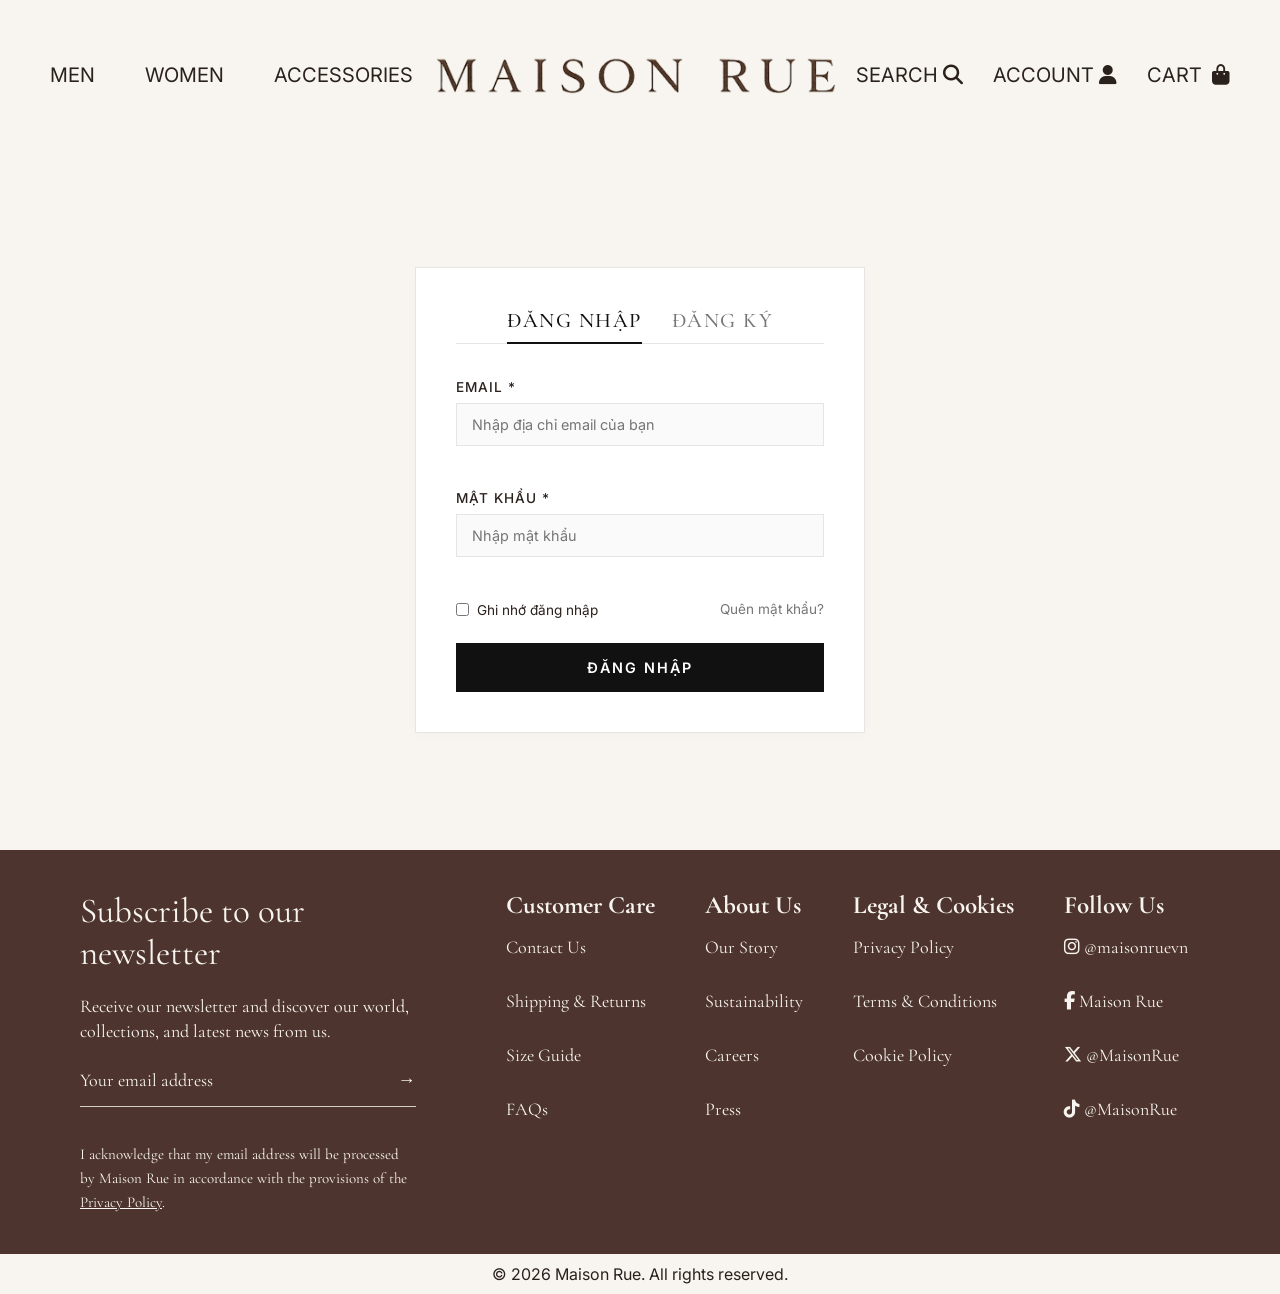
<file: login.html>
<!DOCTYPE html>
<html lang="vi">
<head>
    <meta charset="UTF-8">
    <meta name="viewport" content="width=device-width, initial-scale=1.0">
    <title>Tài Khoản - Maison Rue</title>
    <link rel="stylesheet" href="style.css">
    <link rel="stylesheet" href="https://cdnjs.cloudflare.com/ajax/libs/font-awesome/6.7.2/css/all.min.css">
    <link rel="preconnect" href="https://fonts.googleapis.com">
    <link rel="preconnect" href="https://fonts.gstatic.com" crossorigin>
    <link href="https://fonts.googleapis.com/css2?family=Cormorant+Garamond:wght@400;500;600&family=Inter:wght@300;400;500;600;700&display=swap" rel="stylesheet">
</head>
<body>
    <header>
        <nav class="head-left">
            <a href="men.html">MEN</a>
            <a href="women.html">WOMEN</a>
            <a href="accessories.html">ACCESSORIES</a>
        </nav>
        <a href="index.html" class="logo-link"><img src="image/logo.png" alt="maisonrue_logo"></a>
        <nav class="head-right">
            <a href="#" id="searchBtn">SEARCH <i class="fas fa-search"></i></a>
            <a href="login.html">ACCOUNT <i class="fas fa-user"></i></a>
            <a href="cart.html">CART <span id="quantity"></span> <i class="fas fa-shopping-bag"></i></a>
        </nav>

        <div class="search-box" id="searchBox">
            <div class="search-content">
                <button id="closeSearch" type="button">&times;</button>
                <input type="text" id="searchInput" placeholder="Search Maison Rue...">
                <div id="searchResults"></div>
            </div>
        </div>
    </header>

    <main class="auth-container">
        <div class="auth-box">
            <div class="auth-tabs">
                <button class="tab-btn active" onclick="switchTab('login')">ĐĂNG NHẬP</button>
                <button class="tab-btn" onclick="switchTab('register')">ĐĂNG KÝ</button>
            </div>

            <form id="login-form" class="auth-form active" novalidate>
                <div class="form-group">
                    <label for="login-email">Email *</label>
                    <input type="email" id="login-email" placeholder="Nhập địa chỉ email của bạn">
                    <span class="error" id="email1Error"></span>
                </div>
                <div class="form-group">
                    <label for="login-password">Mật khẩu *</label>
                    <input type="password" id="login-password" placeholder="Nhập mật khẩu">
                    <span class="error" id="password1Error"></span>
                </div>
                <div class="form-options">
                    <label class="remember-me">
                        <input type="checkbox"> <span>Ghi nhớ đăng nhập</span>
                    </label>
                    <a href="#" class="forgot-pass">Quên mật khẩu?</a>
                </div>
                <button type="submit" class="auth-submit-btn">ĐĂNG NHẬP</button>
            </form>

            <form id="register-form" class="auth-form" novalidate>
                <div class="form-group">
                    <label for="reg-name">Họ và tên *</label>
                    <input type="text" id="reg-name" placeholder="Nhập họ và tên">
                    <span class="error" id="nameError"></span>
                </div>
                <div class="form-group">
                    <label for="reg-phone">Số điện thoại *</label>
                    <input type="tel" id="reg-phone" placeholder="Nhập số điện thoại của bạn">
                    <span class="error" id="phoneError"></span>
                </div>
                <div class="form-group">
                    <label for="reg-email">Email *</label>
                    <input type="email" id="reg-email" placeholder="Nhập địa chỉ email">
                    <span class="error" id="emailError"></span>
                </div>
                <div class="form-group">
                    <label for="reg-password">Mật khẩu *</label>
                    <input type="password" id="reg-password" placeholder="Tối thiểu 6 ký tự">
                    <span class="error" id="passwordError"></span>
                </div>
                <div class="form-group">
                    <label for="reg-confirm-password">Xác nhận mật khẩu *</label>
                    <input type="password" id="reg-confirm-password" placeholder="Nhập lại mật khẩu">
                    <span class="error" id="confirmError"></span>
                </div>
                <div class="form-options">
                    <label class="remember-me">
                        <input type="checkbox" required> <span>Tôi đồng ý với các điều khoản & chính sách</span>
                    </label>
                </div>
                <button type="submit" class="auth-submit-btn">TẠO TÀI KHOẢN</button>
            </form>
        </div>
    </main>

    <div id="toast"></div>

    <!-- CONTACT AND NEWSLETTER -->
    <section class="contact">

        <div class="subscribe">

            <h1>Subscribe to our newsletter</h1>

            <p>
                Receive our newsletter and discover our world, collections,
                and latest news from us.
            </p>

            <form class="subscribe-form">

                <input
                    type="email"
                    placeholder="Your email address"
                    required
                >
                <button type="submit"> → </button>

            </form>

            <p class="privacy-text">
                I acknowledge that my email address will be processed by
                Maison Rue in accordance with the provisions of the
                <a href="#">Privacy Policy</a>.
            </p>

        </div>

        <div class="more-info">

            <!-- CUSTOMER CARE -->
            <div class="customer-care">

                <h1>Customer Care</h1>

                <ul>
                    <li>
                        <a href="#">Contact Us</a>
                    </li>

                    <li>
                        <a href="#">Shipping & Returns</a>
                    </li>

                    <li>
                        <a href="#">Size Guide</a>
                    </li>

                    <li>
                        <a href="#">FAQs</a>
                    </li>
                </ul>

            </div>

            <!-- ABOUT US -->
            <div class="about-us">

                <h1>About Us</h1>

                <ul>
                    <li>
                        <a href="#">Our Story</a>
                    </li>

                    <li>
                        <a href="#">Sustainability</a>
                    </li>

                    <li>
                        <a href="#">Careers</a>
                    </li>

                    <li>
                        <a href="#">Press</a>
                    </li>
                </ul>

            </div>

            <!-- LEGAL -->
            <div class="legal-cookies">

                <h1>Legal & Cookies</h1>

                <ul>
                    <li>
                        <a href="#">Privacy Policy</a>
                    </li>

                    <li>
                        <a href="#">Terms & Conditions</a>
                    </li>

                    <li>
                        <a href="#">Cookie Policy</a>
                    </li>
                </ul>

            </div>

            <!-- SOCIAL MEDIA -->
            <div class="social-media">

                <h1>Follow Us</h1>

                <ul>

                    <li>
                        <a href="#">
                            <i class="fa-brands fa-instagram"></i>
                            <span>@maisonruevn</span>
                        </a>
                    </li>

                    <li>
                        <a href="#">
                            <i class="fa-brands fa-facebook-f"></i>
                            <span>Maison Rue</span>
                        </a>
                    </li>

                    <li>
                        <a href="#">
                            <i class="fa-brands fa-x-twitter"></i>
                            <span>@MaisonRue</span>
                        </a>
                    </li>

                    <li>
                        <a href="#">
                            <i class="fa-brands fa-tiktok"></i>
                            <span>@MaisonRue</span>
                        </a>
                    </li>

                </ul>

            </div>

        </div>

    </section>


    <!-- FOOTER -->
    <footer class="footer">

        <p>
            © 2026 Maison Rue. All rights reserved.
        </p>

    </footer>

    <script src="app.js"></script>
</body>
</html>
</file>
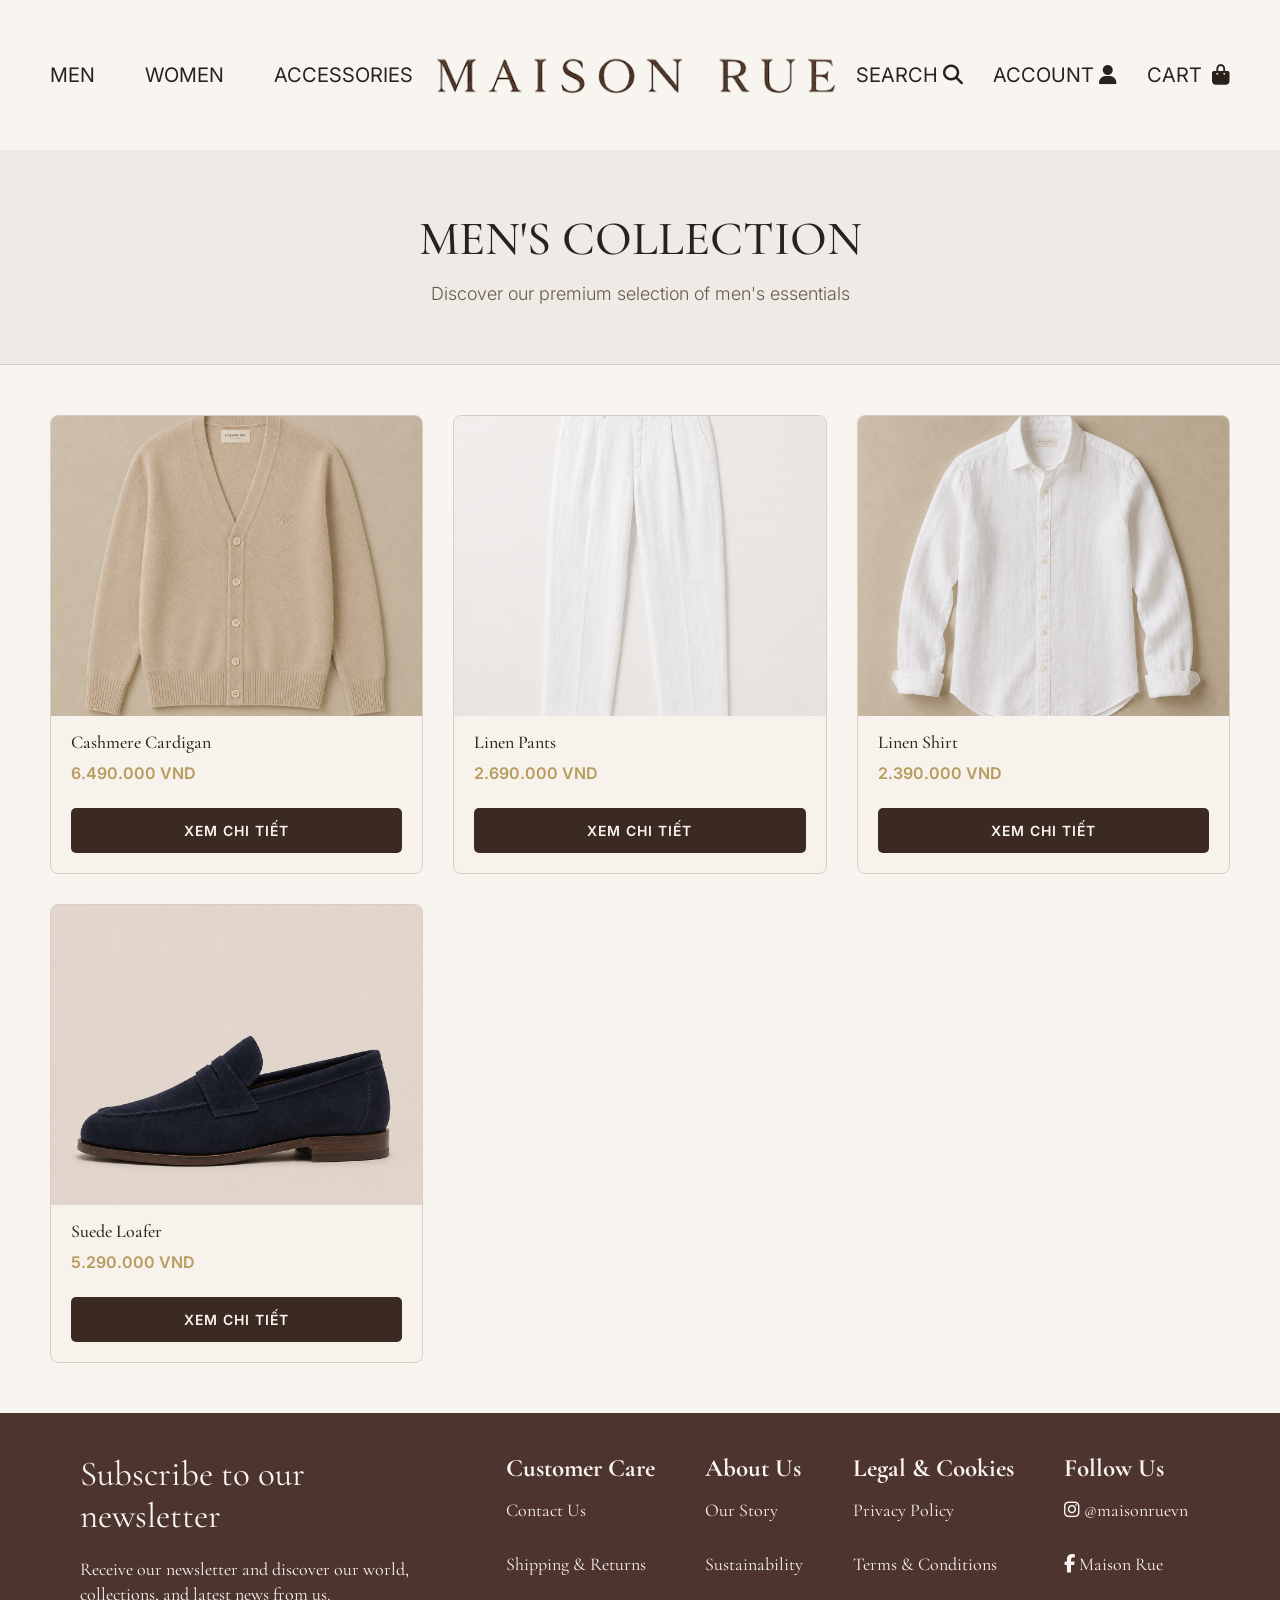
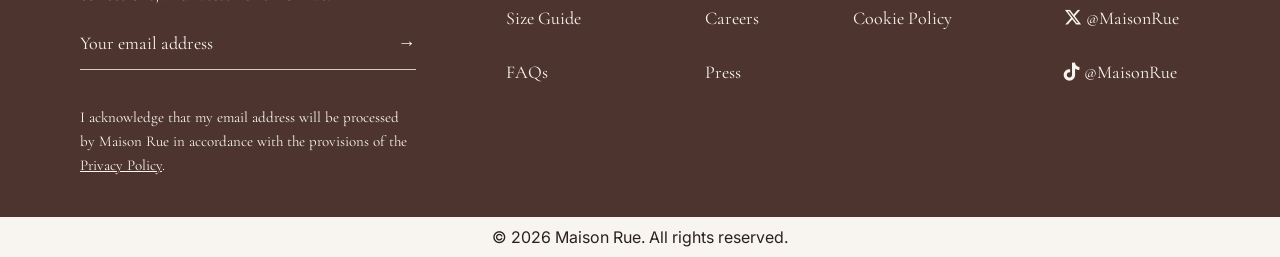
<file: men.html>
<!DOCTYPE html>
<html lang="vi">
<head>
    <meta charset="UTF-8">
    <meta name="viewport" content="width=device-width, initial-scale=1.0">
    <title>Sản Phẩm Nam - Maison Rue</title>
    <link rel="stylesheet" href="style.css">
    <link rel="stylesheet" href="https://cdnjs.cloudflare.com/ajax/libs/font-awesome/6.7.2/css/all.min.css">
    <link rel="preconnect" href="https://fonts.googleapis.com">
    <link rel="preconnect" href="https://fonts.gstatic.com" crossorigin>
    <link href="https://fonts.googleapis.com/css2?family=Cormorant+Garamond:wght@400;500;600&family=Inter:wght@300;400;500;600;700&display=swap" rel="stylesheet">
</head>
<body data-category="men">
    <header>
        <nav class="head-left">
            <a href="men.html">MEN</a>
            <a href="women.html">WOMEN</a>
            <a href="accessories.html">ACCESSORIES</a>
        </nav>
        <a href="index.html" class="logo-link"><img src="image/logo.png" alt="maisonrue_logo"></a>
        <nav class="head-right">
            <a href="#" id="searchBtn">SEARCH <i class="fas fa-search"></i></a>
            <a href="login.html">ACCOUNT <i class="fas fa-user"></i></a>
            <a href="cart.html">CART <span id="quantity"></span> <i class="fas fa-shopping-bag"></i></a>
        </nav>

        <div class="search-box" id="searchBox">
            <div class="search-content">
                <button id="closeSearch" type="button">&times;</button>
                <input type="text" id="searchInput" placeholder="Search Maison Rue...">
                <div id="searchResults"></div>
            </div>
        </div>
    </header>

    <section class="page-header">
        <h1>MEN'S COLLECTION</h1>
        <p>Discover our premium selection of men's essentials</p>
    </section>

    <div id="products-grid"></div>

    <!-- CONTACT AND NEWSLETTER -->
    <section class="contact">

        <div class="subscribe">

            <h1>Subscribe to our newsletter</h1>

            <p>
                Receive our newsletter and discover our world, collections,
                and latest news from us.
            </p>

            <form class="subscribe-form">

                <input
                    type="email"
                    placeholder="Your email address"
                    required
                >
                <button type="submit"> → </button>

            </form>

            <p class="privacy-text">
                I acknowledge that my email address will be processed by
                Maison Rue in accordance with the provisions of the
                <a href="#">Privacy Policy</a>.
            </p>

        </div>

        <div class="more-info">

            <!-- CUSTOMER CARE -->
            <div class="customer-care">

                <h1>Customer Care</h1>

                <ul>
                    <li>
                        <a href="#">Contact Us</a>
                    </li>

                    <li>
                        <a href="#">Shipping & Returns</a>
                    </li>

                    <li>
                        <a href="#">Size Guide</a>
                    </li>

                    <li>
                        <a href="#">FAQs</a>
                    </li>
                </ul>

            </div>

            <!-- ABOUT US -->
            <div class="about-us">

                <h1>About Us</h1>

                <ul>
                    <li>
                        <a href="#">Our Story</a>
                    </li>

                    <li>
                        <a href="#">Sustainability</a>
                    </li>

                    <li>
                        <a href="#">Careers</a>
                    </li>

                    <li>
                        <a href="#">Press</a>
                    </li>
                </ul>

            </div>

            <!-- LEGAL -->
            <div class="legal-cookies">

                <h1>Legal & Cookies</h1>

                <ul>
                    <li>
                        <a href="#">Privacy Policy</a>
                    </li>

                    <li>
                        <a href="#">Terms & Conditions</a>
                    </li>

                    <li>
                        <a href="#">Cookie Policy</a>
                    </li>
                </ul>

            </div>

            <!-- SOCIAL MEDIA -->
            <div class="social-media">

                <h1>Follow Us</h1>

                <ul>

                    <li>
                        <a href="#">
                            <i class="fa-brands fa-instagram"></i>
                            <span>@maisonruevn</span>
                        </a>
                    </li>

                    <li>
                        <a href="#">
                            <i class="fa-brands fa-facebook-f"></i>
                            <span>Maison Rue</span>
                        </a>
                    </li>

                    <li>
                        <a href="#">
                            <i class="fa-brands fa-x-twitter"></i>
                            <span>@MaisonRue</span>
                        </a>
                    </li>

                    <li>
                        <a href="#">
                            <i class="fa-brands fa-tiktok"></i>
                            <span>@MaisonRue</span>
                        </a>
                    </li>

                </ul>

            </div>

        </div>

    </section>


    <!-- FOOTER -->
    <footer class="footer">

        <p>
            © 2026 Maison Rue. All rights reserved.
        </p>

    </footer>

    <script src="app.js"></script>
</body>
</html>
</file>
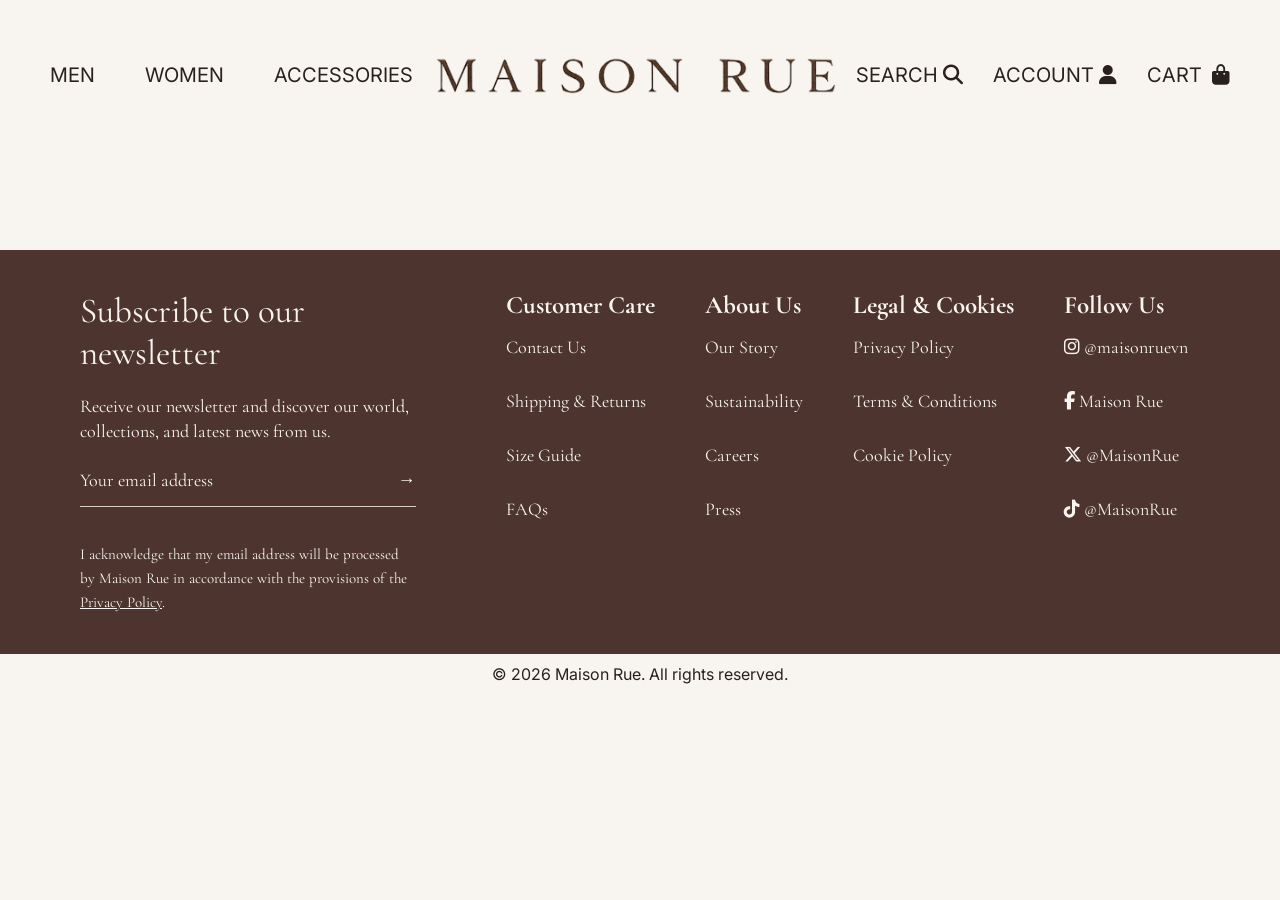
<file: product-detail.html>
<!DOCTYPE html>
<html lang="vi">
<head>
    <meta charset="UTF-8">
    <meta name="viewport" content="width=device-width, initial-scale=1.0">
    <title>Chi Tiết Sản Phẩm - Maison Rue</title>
    <link rel="stylesheet" href="style.css">
    <link rel="stylesheet" href="https://cdnjs.cloudflare.com/ajax/libs/font-awesome/6.7.2/css/all.min.css">
    <link rel="preconnect" href="https://fonts.googleapis.com">
    <link rel="preconnect" href="https://fonts.gstatic.com" crossorigin>
    <link href="https://fonts.googleapis.com/css2?family=Cormorant+Garamond:wght@400;500;600&family=Inter:wght@300;400;500;600;700&display=swap" rel="stylesheet">
</head>
<body>
    <header>
        <nav class="head-left">
            <a href="men.html">MEN</a>
            <a href="women.html">WOMEN</a>
            <a href="accessories.html">ACCESSORIES</a>
        </nav>
        <a href="index.html" class="logo-link"><img src="image/logo.png" alt="maisonrue_logo"></a>
        <nav class="head-right">
            <a href="#" id="searchBtn">SEARCH <i class="fas fa-search"></i></a>
            <a href="login.html">ACCOUNT <i class="fas fa-user"></i></a>
            <a href="cart.html">CART <span id="quantity"></span> <i class="fas fa-shopping-bag"></i></a>
        </nav>

        <div class="search-box" id="searchBox">
            <div class="search-content">
                <button id="closeSearch" type="button">&times;</button>
                <input type="text" id="searchInput" placeholder="Search Maison Rue...">
                <div id="searchResults"></div>
            </div>
        </div>
    </header>

    <div id="product-detail-container"></div>

    <!-- CONTACT AND NEWSLETTER -->
    <section class="contact">

        <div class="subscribe">

            <h1>Subscribe to our newsletter</h1>

            <p>
                Receive our newsletter and discover our world, collections,
                and latest news from us.
            </p>

            <form class="subscribe-form">

                <input
                    type="email"
                    placeholder="Your email address"
                    required
                >
                <button type="submit"> → </button>

            </form>

            <p class="privacy-text">
                I acknowledge that my email address will be processed by
                Maison Rue in accordance with the provisions of the
                <a href="#">Privacy Policy</a>.
            </p>

        </div>

        <div class="more-info">

            <!-- CUSTOMER CARE -->
            <div class="customer-care">

                <h1>Customer Care</h1>

                <ul>
                    <li>
                        <a href="#">Contact Us</a>
                    </li>

                    <li>
                        <a href="#">Shipping & Returns</a>
                    </li>

                    <li>
                        <a href="#">Size Guide</a>
                    </li>

                    <li>
                        <a href="#">FAQs</a>
                    </li>
                </ul>

            </div>

            <!-- ABOUT US -->
            <div class="about-us">

                <h1>About Us</h1>

                <ul>
                    <li>
                        <a href="#">Our Story</a>
                    </li>

                    <li>
                        <a href="#">Sustainability</a>
                    </li>

                    <li>
                        <a href="#">Careers</a>
                    </li>

                    <li>
                        <a href="#">Press</a>
                    </li>
                </ul>

            </div>

            <!-- LEGAL -->
            <div class="legal-cookies">

                <h1>Legal & Cookies</h1>

                <ul>
                    <li>
                        <a href="#">Privacy Policy</a>
                    </li>

                    <li>
                        <a href="#">Terms & Conditions</a>
                    </li>

                    <li>
                        <a href="#">Cookie Policy</a>
                    </li>
                </ul>

            </div>

            <!-- SOCIAL MEDIA -->
            <div class="social-media">

                <h1>Follow Us</h1>

                <ul>

                    <li>
                        <a href="#">
                            <i class="fa-brands fa-instagram"></i>
                            <span>@maisonruevn</span>
                        </a>
                    </li>

                    <li>
                        <a href="#">
                            <i class="fa-brands fa-facebook-f"></i>
                            <span>Maison Rue</span>
                        </a>
                    </li>

                    <li>
                        <a href="#">
                            <i class="fa-brands fa-x-twitter"></i>
                            <span>@MaisonRue</span>
                        </a>
                    </li>

                    <li>
                        <a href="#">
                            <i class="fa-brands fa-tiktok"></i>
                            <span>@MaisonRue</span>
                        </a>
                    </li>

                </ul>

            </div>

        </div>

    </section>


    <!-- FOOTER -->
    <footer class="footer">

        <p>
            © 2026 Maison Rue. All rights reserved.
        </p>

    </footer>

    <script src="app.js"></script>
</body>
</html>
</file>
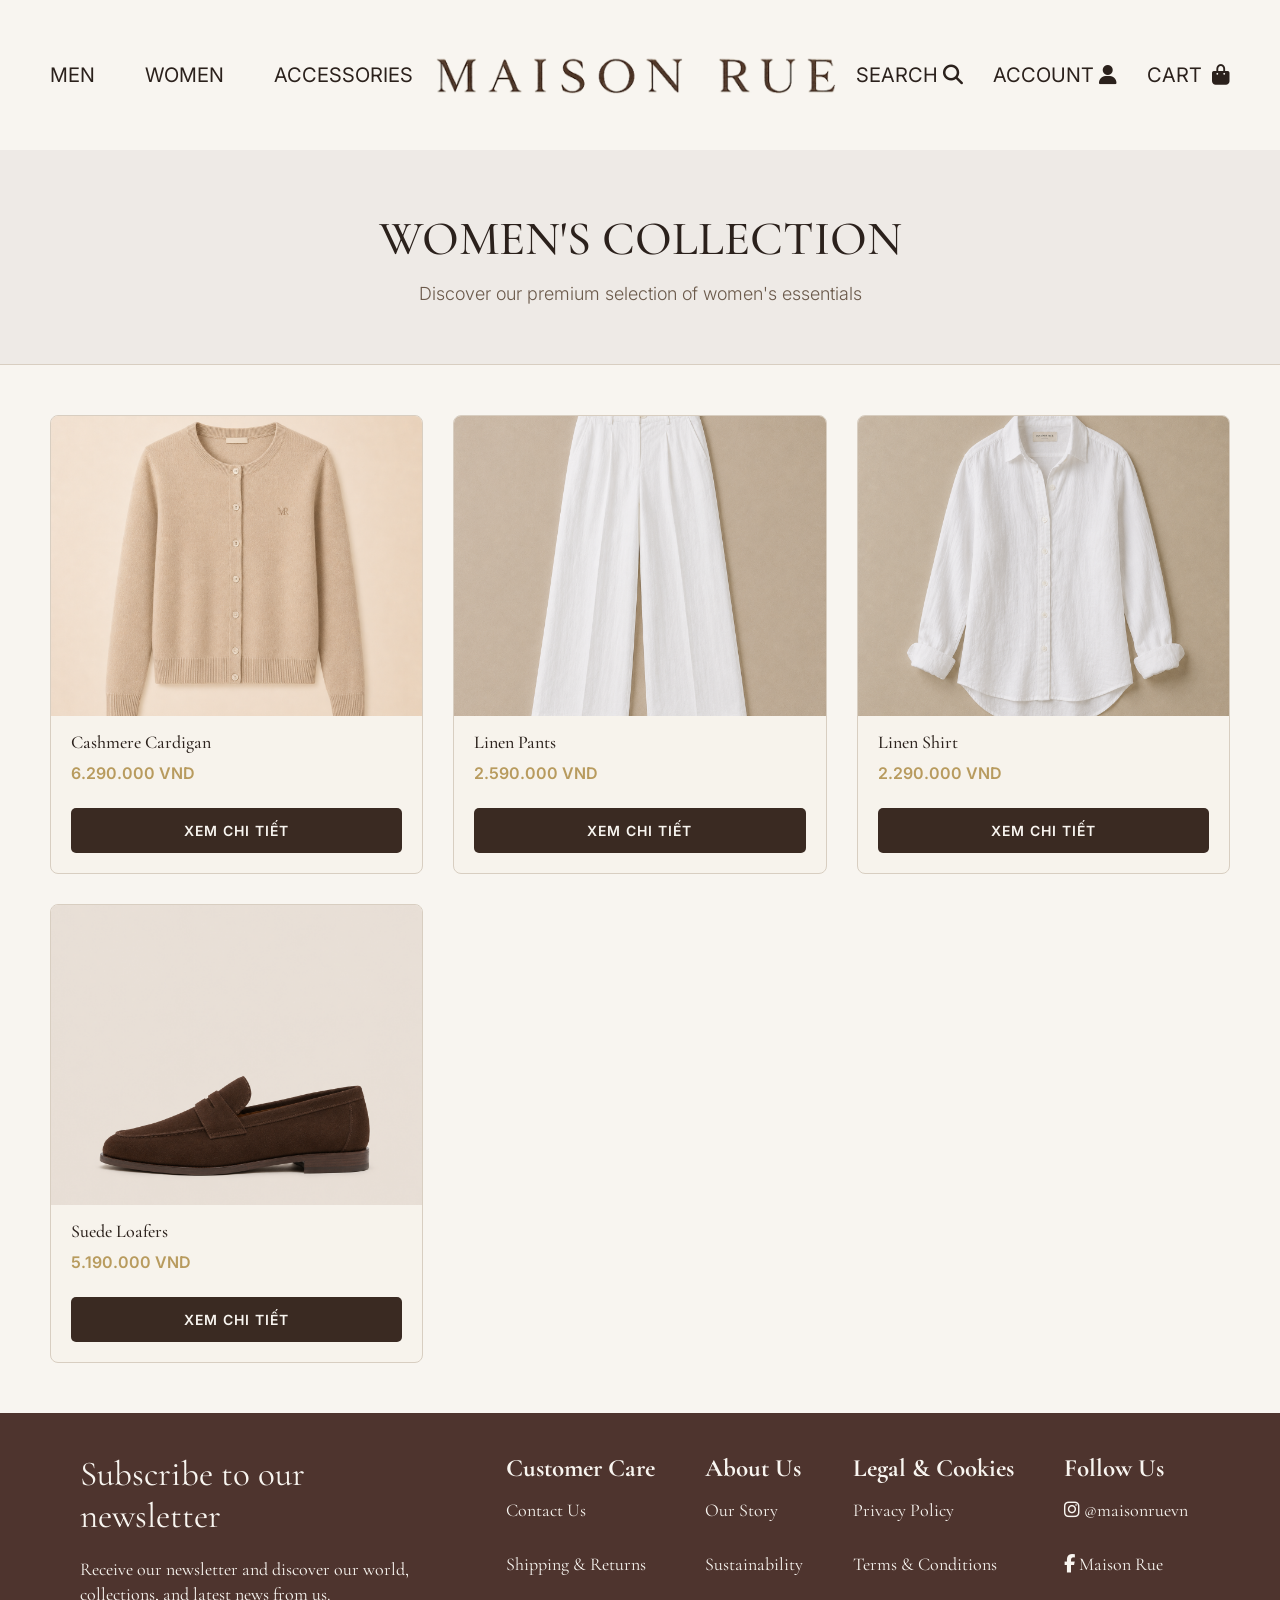
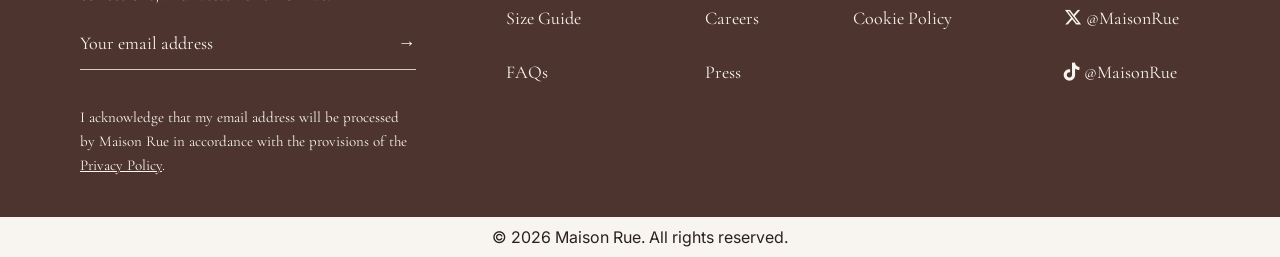
<file: women.html>
<!DOCTYPE html>
<html lang="vi">
<head>
    <meta charset="UTF-8">
    <meta name="viewport" content="width=device-width, initial-scale=1.0">
    <title>Sản Phẩm Nữ - Maison Rue</title>
    <link rel="stylesheet" href="style.css">
    <link rel="stylesheet" href="https://cdnjs.cloudflare.com/ajax/libs/font-awesome/6.7.2/css/all.min.css">
    <link rel="preconnect" href="https://fonts.googleapis.com">
    <link rel="preconnect" href="https://fonts.gstatic.com" crossorigin>
    <link href="https://fonts.googleapis.com/css2?family=Cormorant+Garamond:wght@400;500;600&family=Inter:wght@300;400;500;600;700&display=swap" rel="stylesheet">
</head>
<body data-category="women">
    <header>
        <nav class="head-left">
            <a href="men.html">MEN</a>
            <a href="women.html">WOMEN</a>
            <a href="accessories.html">ACCESSORIES</a>
        </nav>
        <a href="index.html" class="logo-link"><img src="image/logo.png" alt="maisonrue_logo"></a>
        <nav class="head-right">
            <a href="#" id="searchBtn">SEARCH <i class="fas fa-search"></i></a>
            <a href="login.html">ACCOUNT <i class="fas fa-user"></i></a>
            <a href="cart.html">CART <span id="quantity"></span> <i class="fas fa-shopping-bag"></i></a>
        </nav>

        <div class="search-box" id="searchBox">
            <div class="search-content">
                <button id="closeSearch" type="button">&times;</button>
                <input type="text" id="searchInput" placeholder="Search Maison Rue...">
                <div id="searchResults"></div>
            </div>
        </div>
    </header>

    <section class="page-header">
        <h1>WOMEN'S COLLECTION</h1>
        <p>Discover our premium selection of women's essentials</p>
    </section>

    <div id="products-grid"></div>

    <!-- CONTACT AND NEWSLETTER -->
    <section class="contact">

        <div class="subscribe">

            <h1>Subscribe to our newsletter</h1>

            <p>
                Receive our newsletter and discover our world, collections,
                and latest news from us.
            </p>

            <form class="subscribe-form">

                <input
                    type="email"
                    placeholder="Your email address"
                    required
                >
                <button type="submit"> → </button>

            </form>

            <p class="privacy-text">
                I acknowledge that my email address will be processed by
                Maison Rue in accordance with the provisions of the
                <a href="#">Privacy Policy</a>.
            </p>

        </div>

        <div class="more-info">

            <!-- CUSTOMER CARE -->
            <div class="customer-care">

                <h1>Customer Care</h1>

                <ul>
                    <li>
                        <a href="#">Contact Us</a>
                    </li>

                    <li>
                        <a href="#">Shipping & Returns</a>
                    </li>

                    <li>
                        <a href="#">Size Guide</a>
                    </li>

                    <li>
                        <a href="#">FAQs</a>
                    </li>
                </ul>

            </div>

            <!-- ABOUT US -->
            <div class="about-us">

                <h1>About Us</h1>

                <ul>
                    <li>
                        <a href="#">Our Story</a>
                    </li>

                    <li>
                        <a href="#">Sustainability</a>
                    </li>

                    <li>
                        <a href="#">Careers</a>
                    </li>

                    <li>
                        <a href="#">Press</a>
                    </li>
                </ul>

            </div>

            <!-- LEGAL -->
            <div class="legal-cookies">

                <h1>Legal & Cookies</h1>

                <ul>
                    <li>
                        <a href="#">Privacy Policy</a>
                    </li>

                    <li>
                        <a href="#">Terms & Conditions</a>
                    </li>

                    <li>
                        <a href="#">Cookie Policy</a>
                    </li>
                </ul>

            </div>

            <!-- SOCIAL MEDIA -->
            <div class="social-media">

                <h1>Follow Us</h1>

                <ul>

                    <li>
                        <a href="#">
                            <i class="fa-brands fa-instagram"></i>
                            <span>@maisonruevn</span>
                        </a>
                    </li>

                    <li>
                        <a href="#">
                            <i class="fa-brands fa-facebook-f"></i>
                            <span>Maison Rue</span>
                        </a>
                    </li>

                    <li>
                        <a href="#">
                            <i class="fa-brands fa-x-twitter"></i>
                            <span>@MaisonRue</span>
                        </a>
                    </li>

                    <li>
                        <a href="#">
                            <i class="fa-brands fa-tiktok"></i>
                            <span>@MaisonRue</span>
                        </a>
                    </li>

                </ul>

            </div>

        </div>

    </section>


    <!-- FOOTER -->
    <footer class="footer">

        <p>
            © 2026 Maison Rue. All rights reserved.
        </p>

    </footer>

    <script src="app.js"></script>
</body>
</html>
</file>
<file: style.css>
/* ============================================================
   MAISON RUE — STYLE.CSS
   File CSS hợp nhất từ: homepage.css + products.css + login.css
   ============================================================ */

/* ============ GENERAL RESET (từ products.css) ============ */
* {
    margin: 0;
    padding: 0;
    box-sizing: border-box;
}

body {
    background-color: #F8F5F0;
    font-family: 'Inter', sans-serif;
    color: #2B211C;
}

/* =========================
   GENERAL
========================= */

* {
    box-sizing: border-box;
}

body {
    margin: 0;
    background-color: #F8F5F0;
}


/* =========================
   HEADER
========================= */

header {
    position: relative;
    z-index: 100;

    font-family: "Inter", sans-serif;

    display: flex;
    align-items: center;
    gap: 20px;

    height: 150px;
    padding: 0 50px;

    background-color: #F8F5F0;
    overflow: visible;
}

header img {
    width: 100%;
    max-width: 400px;
    margin: auto;
}

header a.logo-link {
    display: flex;
    align-items: center;
    justify-content: center;
    text-decoration: none;
}

header nav a {
    text-decoration: none;
    color: #2B211C;
}

.head-left {
    display: flex;
    align-items: center;
    justify-content: flex-start;

    flex: 1;
    gap: 50px;
    font-size: 20px;
}

.head-right {
    display: flex;
    align-items: center;
    justify-content: flex-end;

    flex: 1;
    gap: 30px;
    font-size: 20px;
}

.head-right a {
    display: flex;
    align-items: center;
    gap: 5px;
}

.head-right svg {
    width: 20px;
    height: 20px;
}


/* =========================
   MEN AND WOMEN DROPDOWN
========================= */

.nav-dropdown {
    position: relative;

    display: flex;
    align-items: center;

    height: 100%;
}

.nav-main {
    display: flex;
    align-items: center;

    height: 100%;
    padding: 15px 0;
}

/* Menu con mặc định bị ẩn */
.dropdown-menu {
    position: absolute;
    top: 100%;
    left: 0;

    display: none;
    flex-direction: column;

    width: 220px;
    min-width: 220px;

    padding: 12px 0;

    background-color: #F8F5F0;
    border: 1px solid rgba(43, 33, 28, 0.12);
    box-shadow: 0 12px 30px rgba(43, 33, 28, 0.12);

    z-index: 1000;
}

/* Hiện menu khi đưa chuột vào MEN hoặc WOMEN */
.nav-dropdown:hover .dropdown-menu,
.nav-dropdown:focus-within .dropdown-menu {
    display: flex;
}

.dropdown-menu a {
    display: block;

    width: 100%;
    padding: 13px 20px;

    font-family: "Inter", sans-serif;
    font-size: 13px;
    font-weight: 400;
    letter-spacing: 1px;
    line-height: 1.4;

    color: #2B211C;
    text-transform: uppercase;
    white-space: nowrap;

    transition:
        background-color 0.25s ease,
        padding-left 0.25s ease;
}

.dropdown-menu a:hover {
    padding-left: 25px;
    background-color: #E8E1D6;
}


/* =========================
   HERO / SUMMER COLLECTION
========================= */

.summerCollection {
    position: relative;
    width: 100%;
}

.sc-img img {
    display: block;
    width: 100%;
}

.sc-text {
    position: absolute;
    top: 200px;
    left: 50px;

    line-height: 50px;
}

.sc-text h1 {
    margin-bottom: 60px;

    font-family: "Cormorant Garamond", serif;
    font-size: 80px;
    font-weight: 500;

    color: #2B211C;
}

.sc-text p {
    width: 750px;

    font-family: "Inter", sans-serif;
    font-size: 18px;
    line-height: 1.8;

    color: #5E5147;
}

.sc-text button {
    margin-top: 20px;
    padding: 20px 55px;

    background-color: #4E342E;
    color: #F8F5F0;

    border: none;

    font-family: "Inter", sans-serif;
    letter-spacing: 0.2em;

    cursor: pointer;
}


/* =========================
   BEST SELLERS
========================= */

.best-sellers {
    padding: 0 50px;
}

.bs-head h1 {
    margin-top: 40px;
    margin-bottom: 40px;

    text-align: center;

    font-family: "Cormorant Garamond", serif;
    font-size: 30px;

    color: #4E342E;
}

.bs-cards {
    display: grid;
    grid-template-columns: repeat(4, 1fr);
    gap: 20px;

    width: 100%;
}

.bs-cards img {
    width: 100%;
    margin-bottom: 15px;

    cursor: pointer;
}

.bs-cards p {
    font-family: "Inter", sans-serif;
    font-size: 15px;
    line-height: 0.8;

    color: #2B211C;

    cursor: pointer;
}


/* =========================
   THE LOOK
========================= */

.the-look1,
.the-look2 {
    display: grid;
    grid-template-columns: 1fr 1fr;
}

.the-look1 {
    margin-top: 40px;
}

.the-look2 {
    margin-top: 0;
}

.look-model1 img,
.look-model2 img {
    display: block;

    width: 100%;
    height: 100%;
    max-height: 1200px;

    object-fit: cover;
}

.look-content1,
.look-content2 {
    display: grid;
    grid-template-rows: 1fr 5fr 2fr 1fr;

    max-height: 1200px;

    background-color: #EEEAE6;

    text-align: center;
}

.product-slider1,
.product-slider2 {
    display: flex;
    align-items: center;
    justify-content: space-between;

    margin-top: 150px;
    padding: 0 30px;
}

.product-card1 img,
.product-card2 img {
    width: 100%;
    max-width: 400px;

    text-align: center;
}

.tl1,
.tl2 {
    display: flex;
    align-items: center;
    justify-content: center;

    font-family: "Cormorant Garamond", serif;
    font-size: 50px;
    font-weight: 500;

    color: #4E342E;
}

.arrow-left1,
.arrow-right1,
.arrow-left2,
.arrow-right2 {
    display: flex;
    align-items: center;
    justify-content: center;

    width: 48px;
    height: 48px;

    padding-bottom: 10px;

    border: none;
    border-radius: 50%;

    background-color: #F8F5F0;
    color: #2B211C;

    font-family: "Cormorant Garamond", serif;
    font-size: 40px;

    cursor: pointer;
}

.product-card1 h3,
.product-card1 p,
.product-card2 h3,
.product-card2 p {
    font-family: "Cormorant Garamond", serif;
    font-size: 20px;
}

.product-card1 h3,
.product-card2 h3 {
    margin-top: 40px;
    margin-bottom: 0;

    color: #2B211C;
}

.product-card1 p,
.product-card2 p {
    margin: 0 auto;
    padding-top: 10px;

    color: #B29A86;
}

.view-btn1,
.view-btn2 {
    width: 250px;
    height: 65px;

    margin: auto;
    margin-bottom: 80px;

    border: 1px solid #2B211C;
    border-radius: 5px;

    background-color: transparent;

    font-family: "Cormorant Garamond", serif;
    font-size: 25px;

    cursor: pointer;
}


/* =========================
   SLIDER DOTS
========================= */

.dots {
    display: flex;
    align-items: center;
    justify-content: center;

    gap: 12px;
}

.dot {
    display: inline-block;

    width: 10px;
    height: 10px;

    background-color: #B29A86;
    border-radius: 50%;

    opacity: 0.4;

    cursor: pointer;

    transition:
        opacity 0.2s ease,
        transform 0.2s ease;
}

.dot.active {
    opacity: 1;
    transform: scale(1.2);
}


/* =========================
   OUR STORY
========================= */

.our-story {
    margin-top: 0;
    padding: 90px 200px 0;

    text-align: center;
}

.os-content h1 {
    font-family: "Cormorant Garamond", serif;
    font-size: 30px;

    color: #4E342E;
}

.os-content p {
    padding-top: 20px;

    font-family: "Cormorant Garamond", serif;
    font-size: 20px;
    line-height: 1.8;

    color: #5E5147;
}

.os-img img {
    width: 100%;
    max-width: 500px;
    max-height: 600px;

    padding-top: 50px;

    cursor: pointer;
}

.os-discover {
    margin-top: 20px;
    margin-bottom: 90px;

    font-family: "Cormorant Garamond", serif;
    font-size: 20px;

    color: #B29A86;

    cursor: pointer;
}


/* =========================
   CONTACT AND NEWSLETTER
========================= */

.contact {
    display: flex;

    padding: 40px 80px;

    background-color: #4E342E;
    color: #F8F5F0;
}

.subscribe {
    display: flex;
    flex-direction: column;

    width: 38%;

    margin-right: 0;
    padding-right: 90px;
}

.subscribe h1 {
    margin-bottom: 20px;

    font-family: "Cormorant Garamond", serif;
    font-size: 35px;
    font-weight: 400;

    color: #F8F5F0;
}

.subscribe p {
    max-width: 650px;

    font-family: "Cormorant Garamond", serif;
    font-size: 18px;
    line-height: 1.4;
}

.subscribe-form {
    display: flex;
    align-items: center;

    max-width: 620px;
    margin-top: 10px;

    border-bottom: 1px solid rgba(248, 245, 240, 0.8);
}

.subscribe-form input {
    flex: 1;

    padding: 15px 0;

    background-color: transparent;
    color: #F8F5F0;

    border: none;
    outline: none;

    font-family: "Cormorant Garamond", serif;
    font-size: 18px;
}

.subscribe-form input::placeholder {
    color: #F8F5F0;
}

.subscribe-form button {
    background-color: transparent;
    color: #F8F5F0;

    border: none;

    font-size: 18px;

    cursor: pointer;
}

.privacy-text {
    margin-top: 35px;

    font-size: 15px !important;
    line-height: 1.6 !important;
}

.privacy-text a {
    color: #F8F5F0;
}

.more-info {
    display: flex;

    gap: 50px;
    padding-left: 0;

    text-align: left;
}

.more-info h1 {
    font-family: "Cormorant Garamond", serif;
    font-size: 25px;
}

.more-info ul {
    padding-left: 0;

    list-style-type: none;
    line-height: 3;
}

.more-info ul li {
    font-family: "Cormorant Garamond", serif;
    font-size: 18px;
}

.more-info a {
    text-decoration: none;
    color: #F8F5F0;
}


/* =========================
   FOOTER
========================= */

.footer {
    padding: 10px 0;

    color: #2B211C;

    text-align: center;
}


/* =========================
   SEARCH OVERLAY
========================= */

.search-box {
    position: fixed;
    top: 0;
    left: 0;
    border-radius: 5px;
    display: none;
    align-items: flex-start;
    justify-content: center;

    width: 100%;
    height: 100vh;
    padding-top: 15vh;

    background-color: rgba(43, 33, 28, 0.45);

    z-index: 2000;
}

.search-content {
    position: relative;

    width: 600px;
    max-width: 90%;
    padding: 35px;

    background-color: #F8F5F0;
    border-radius: 14px;
    box-shadow: 0 20px 50px rgba(43, 33, 28, 0.25);
}

#closeSearch {
    position: absolute;
    top: 15px;
    right: 20px;

    background-color: transparent;
    color: #2B211C;

    border: none;

    font-size: 35px;

    cursor: pointer;
}

#searchInput {
    width: 100%;
    padding: 18px 0;

    background-color: transparent;
    color: #2B211C;

    border: none;
    border-bottom: 1px solid #2B211C;
    outline: none;

    font-family: "Cormorant Garamond", serif;
    font-size: 28px;
}

#searchInput::placeholder {
    color: #B29A86;
}

.search-item {
    padding: 18px 0;

    border-bottom: 1px solid #DDD2C5;

    cursor: pointer;
}

.search-item h3 {
    margin: 0;

    font-family: "Cormorant Garamond", serif;
    font-size: 24px;

    color: #2B211C;
}

.search-item p {
    margin: 5px 0 0;

    font-family: "Inter", sans-serif;
    font-size: 14px;

    color: #8B7768;
}

.search-item:hover h3 {
    color: #B29A86;
}

.no-result {
    margin-top: 25px;

    font-family: "Inter", sans-serif;

    color: #5E5147;
}


/* =========================
   IPAD / TABLET
========================= */

@media (max-width: 1024px) {

    header {
        height: 120px;
        padding: 0 30px;

        gap: 15px;
    }

    header img {
        max-width: 260px;
    }

    .head-left,
    .head-right {
        gap: 25px;

        font-size: 16px;
    }

    .dropdown-menu {
        width: 190px;
        min-width: 190px;
    }

    .dropdown-menu a {
        padding: 12px 16px;

        font-size: 11px;
    }

    .summerCollection {
        overflow: hidden;
    }

    .sc-img img {
        height: 650px;

        object-fit: cover;
        object-position: center;
    }

    .sc-text {
        top: 120px;
        left: 40px;

        line-height: 1.2;
    }

    .sc-text h1 {
        margin-bottom: 35px;

        font-size: 60px;
    }

    .sc-text p {
        width: 520px;

        font-size: 16px;
        line-height: 1.7;
    }

    .sc-text button {
        padding: 18px 45px;

        font-size: 14px;
    }

    .best-sellers {
        padding: 0 30px;
    }

    .bs-cards {
        grid-template-columns: 1fr 1fr;

        gap: 25px;
    }

    .the-look1,
    .the-look2 {
        grid-template-columns: 1fr 1fr;
    }

    .look-model1 img,
    .look-model2 img {
        height: 850px;

        object-fit: cover;
    }

    .look-content1,
    .look-content2 {
        height: 850px;

        grid-template-rows: 1fr 4fr 1fr 1fr;
    }

    .tl1,
    .tl2 {
        font-size: 42px;
    }

    .product-slider1,
    .product-slider2 {
        margin-top: 60px;
        padding: 0 20px;
    }

    .product-card1 img,
    .product-card2 img {
        max-width: 280px;
    }

    .view-btn1,
    .view-btn2 {
        width: 210px;
        height: 58px;

        margin-bottom: 50px;

        font-size: 22px;
    }

    .our-story {
        padding: 70px 80px 0;
    }

    .os-content p {
        font-size: 18px;
    }

    .contact {
        flex-direction: column;

        padding: 40px 50px;
    }

    .subscribe {
        width: 100%;

        margin-bottom: 35px;
        padding-right: 0;
    }

    .more-info {
        flex-wrap: wrap;

        width: 100%;
        gap: 40px;
    }
}


/* =========================
   SMALL TABLET / IPAD PORTRAIT
========================= */

@media (max-width: 768px) {

    header {
        flex-direction: column;

        height: auto;
        padding: 25px 20px;
    }

    header img {
        max-width: 220px;
        order: 1;
    }

    .head-left {
        order: 2;
    }

    .head-right {
        order: 3;
    }

    .head-left,
    .head-right {
        justify-content: center;
        flex-wrap: wrap;

        gap: 20px;

        font-size: 15px;
    }

    .nav-dropdown {
        height: auto;
    }

    .nav-main {
        height: auto;
        padding: 5px 0;
    }

    .dropdown-menu {
        top: 100%;
        left: 50%;

        width: 190px;
        min-width: 190px;

        transform: translateX(-50%);
    }

    .sc-img img {
        height: 600px;
    }

    .sc-text {
        top: 90px;
        left: 25px;
        right: 25px;
    }

    .sc-text h1 {
        margin-bottom: 25px;

        font-size: 48px;
    }

    .sc-text p {
        width: 100%;

        font-size: 15px;
    }

    .bs-cards {
        grid-template-columns: 1fr 1fr;
    }

    .the-look1,
    .the-look2 {
        grid-template-columns: 1fr;
    }

    .look-model1,
    .look-model2 {
        order: 1;
    }

    .look-content1,
    .look-content2 {
        order: 2;

        height: auto;
        padding: 50px 20px;
    }

    .product-slider1,
    .product-slider2 {
        margin-top: 30px;
    }

    .product-card1 img,
    .product-card2 img {
        max-width: 260px;
    }

    .our-story {
        padding: 60px 30px 0;
    }

    .contact {
        padding: 35px 30px;
    }

    .more-info {
        flex-direction: column;

        gap: 20px;
    }

    .search-box {
        padding-top: 80px;
    }

    .search-content {
        padding: 30px 25px;
    }

    #searchInput {
        font-size: 24px;
    }
}


/* =========================
   MOBILE
========================= */

@media (max-width: 480px) {

    header {
        padding: 20px 15px;
    }

    header img {
        max-width: 180px;
    }

    .head-left,
    .head-right {
        gap: 15px;

        font-size: 12px;
    }

    .dropdown-menu {
        width: 170px;
        min-width: 170px;
    }

    .dropdown-menu a {
        padding: 11px 14px;

        font-size: 10px;
    }

    .sc-img img {
        height: 520px;
    }

    .sc-text {
        top: 60px;
        left: 20px;
        right: 20px;
    }

    .sc-text h1 {
        font-size: 40px;
    }

    .sc-text p {
        font-size: 14px;
        line-height: 1.6;
    }

    .sc-text button {
        padding: 15px 28px;

        font-size: 12px;
    }

    .best-sellers {
        padding: 0 20px;
    }

    .bs-cards {
        grid-template-columns: 1fr;

        gap: 30px;
    }

    .product-slider1,
    .product-slider2 {
        padding: 0 5px;
    }

    .product-card1 img,
    .product-card2 img {
        max-width: 220px;
    }

    .arrow-left1,
    .arrow-right1,
    .arrow-left2,
    .arrow-right2 {
        width: 40px;
        height: 40px;

        font-size: 32px;
    }

    .our-story {
        padding: 50px 20px 0;
    }

    .contact {
        padding: 30px 20px;
    }

    .subscribe h1 {
        font-size: 30px;
    }
}
/* ============================================================
   CÁC TRANG SẢN PHẨM (men.html, women.html, accessories.html,
   product-detail.html, cart.html) — từ products.css
   ============================================================ */
/* ============ PAGE HEADER ============ */
.page-header {
    text-align: center;
    padding: 60px 50px;
    background-color: #EEEAE6;
    border-bottom: 1px solid #D8CEC1;
}

.page-header h1 {
    font-family: 'Cormorant Garamond', serif;
    font-size: 48px;
    color: #2B211C;
    margin-bottom: 15px;
    font-weight: 500;
}

.page-header p {
    font-size: 18px;
    color: #6B5A4B;
    font-weight: 300;
}

/* ============ NOTIFICATION ============ */
.notification {
    position: fixed;
    bottom: -100px;
    left: 50%;
    transform: translateX(-50%);
    background-color: #3A2A22;
    color: #F8F5F0;
    padding: 15px 30px;
    border-radius: 5px;
    transition: bottom 0.3s ease;
    z-index: 1000;
    font-size: 14px;
    font-weight: 600;
}

.notification.show {
    bottom: 30px;
}

/* ============ PRODUCT GRID ============ */
#products-grid {
    display: grid;
    grid-template-columns: repeat(auto-fill, minmax(280px, 1fr));
    gap: 30px;
    padding: 50px;
    max-width: 1400px;
    margin: 0 auto;
}

.product-card {
    background: #F7F3EC;
    border: 1px solid #D8CEC1;
    border-radius: 8px;
    overflow: hidden;
    transition: transform 0.3s ease, box-shadow 0.3s ease;
    display: flex;
    flex-direction: column;
}

.product-card:hover {
    transform: translateY(-5px);
    box-shadow: 0 10px 30px rgba(0, 0, 0, 0.1);
}

.product-image {
    width: 100%;
    height: 300px;
    overflow: hidden;
    background: #FFF;
}

.product-image img {
    width: 100%;
    height: 100%;
    object-fit: cover;
    transition: transform 0.3s ease;
}

.product-card:hover .product-image img {
    transform: scale(1.05);
}

.product-card h3 {
    font-size: 18px;
    font-family: 'Cormorant Garamond', serif;
    padding: 15px 20px 0;
    margin: 0;
    color: #2B211C;
    font-weight: 500;
}

.product-price {
    font-size: 16px;
    font-weight: 600;
    color: #B89B5E;
    padding: 10px 20px;
    margin: 0;
}

.product-card .btn-primary {
    margin: 15px 20px 20px;
    flex-grow: 1;
}

/* ============ PRODUCT DETAIL PAGE ============ */
#product-detail-container {
    padding: 50px;
    max-width: 1200px;
    margin: 0 auto;
}

.product-detail {
    display: grid;
    grid-template-columns: 1fr 1fr;
    gap: 60px;
    background: #F7F3EC;
    padding: 40px;
    border-radius: 10px;
    border: 1px solid #D8CEC1;
}

.product-gallery {
    position: relative;
}

.gallery-main {
    position: relative;
    width: 100%;
    background: #FFF;
    border-radius: 8px;
    overflow: hidden;
    aspect-ratio: 1;
}

.gallery-main img {
    width: 100%;
    height: 100%;
    object-fit: cover;
    transition: opacity 0.3s ease;
}

.gallery-btn {
    position: absolute;
    top: 50%;
    transform: translateY(-50%);
    background: #F7F3EC;
    border: 2px solid #B8A894;
    color: #2B211C;
    width: 50px;
    height: 50px;
    border-radius: 50%;
    font-size: 24px;
    cursor: pointer;
    display: flex;
    align-items: center;
    justify-content: center;
    transition: all 0.3s ease;
    z-index: 10;
    font-weight: 700;
}

.gallery-btn:hover {
    background: #B8A894;
    color: #FFF;
}

.gallery-btn.prev {
    left: 20px;
}

.gallery-btn.next {
    right: 20px;
}

.image-counter {
    position: absolute;
    bottom: 20px;
    right: 20px;
    background: rgba(0, 0, 0, 0.6);
    color: #FFF;
    padding: 8px 15px;
    border-radius: 20px;
    font-size: 14px;
    font-weight: 600;
}

.product-info h1 {
    font-family: 'Cormorant Garamond', serif;
    font-size: 48px;
    margin: 0 0 10px;
    color: #2B211C;
    font-weight: 500;
}

.product-category {
    font-size: 14px;
    color: #6B5A4B;
    text-transform: uppercase;
    letter-spacing: 2px;
    margin: 0 0 15px;
    font-weight: 600;
}

.product-info .product-price {
    font-size: 28px;
    font-weight: 700;
    color: #B89B5E;
    margin: 0 0 30px;
    padding: 0;
}

.product-description {
    margin: 30px 0;
    padding: 20px 0;
    border-top: 1px solid #D8CEC1;
    border-bottom: 1px solid #D8CEC1;
}

.product-description h3 {
    font-family: 'Cormorant Garamond', serif;
    font-size: 20px;
    margin: 0 0 15px;
    color: #2B211C;
}

.product-description p {
    font-size: 16px;
    line-height: 1.8;
    color: #6B5A4B;
    margin: 0;
}

.product-colors {
    margin: 25px 0;
}

.product-colors h3 {
    font-family: 'Cormorant Garamond', serif;
    font-size: 18px;
    margin: 0 0 15px;
    color: #2B211C;
}

.color-options {
    display: flex;
    flex-wrap: wrap;
    gap: 12px;
}

.color-tag {
    display: inline-block;
    background: #E8E1D6;
    border: 1px solid #B8A894;
    padding: 8px 16px;
    border-radius: 20px;
    font-size: 13px;
    color: #2B211C;
    font-weight: 500;
    transition: all 0.3s ease;
}

.color-tag:hover {
    background: #B8A894;
    color: #FFF;
}

.product-actions {
    margin: 30px 0;
}

.quantity-selector {
    margin-bottom: 20px;
}

.quantity-selector label {
    display: block;
    font-size: 14px;
    font-weight: 600;
    color: #2B211C;
    margin-bottom: 10px;
    text-transform: uppercase;
    letter-spacing: 1px;
}

.quantity-controls {
    display: flex;
    align-items: center;
    border: 1px solid #D8CEC1;
    border-radius: 5px;
    width: fit-content;
    background: #FFF;
}

.quantity-controls button {
    background: none;
    border: none;
    padding: 10px 15px;
    font-size: 18px;
    cursor: pointer;
    color: #2B211C;
    transition: background-color 0.3s ease;
    font-weight: 700;
}

.quantity-controls button:hover {
    background-color: #E8E1D6;
}

.quantity-controls input {
    border: none;
    width: 50px;
    text-align: center;
    font-size: 16px;
    padding: 8px 5px;
    color: #2B211C;
    font-weight: 600;
    background: #FFF;
}

.quantity-controls input::-webkit-outer-spin-button,
.quantity-controls input::-webkit-inner-spin-button {
    -webkit-appearance: none;
    margin: 0;
}

/* ============ BUTTONS ============ */
.btn-primary {
    background-color: #3A2A22;
    color: #F8F5F0;
    border: none;
    padding: 14px 28px;
    font-size: 14px;
    font-weight: 600;
    cursor: pointer;
    border-radius: 5px;
    transition: all 0.3s ease;
    text-transform: uppercase;
    letter-spacing: 1px;
    font-family: 'Inter', sans-serif;
}

.btn-primary:hover {
    background-color: #2B211C;
    transform: translateY(-2px);
    box-shadow: 0 5px 15px rgba(0, 0, 0, 0.2);
}

.btn-primary.btn-large {
    width: 100%;
    padding: 16px 28px;
    font-size: 16px;
}

.btn-secondary {
    background-color: transparent;
    color: #2B211C;
    border: 2px solid #B8A894;
    padding: 12px 24px;
    font-size: 14px;
    font-weight: 600;
    cursor: pointer;
    border-radius: 5px;
    transition: all 0.3s ease;
    text-transform: uppercase;
    letter-spacing: 1px;
    font-family: 'Inter', sans-serif;
    margin-top: 15px;
    display: block;
    width: 100%;
}

.btn-secondary:hover {
    background-color: #B8A894;
    color: #FFF;
}

/* ============ CART PAGE ============ */
#cart-container {
    padding: 50px;
    max-width: 1400px;
    margin: 0 auto;
}

.empty-cart {
    text-align: center;
    padding: 100px 50px;
    background: #F7F3EC;
    border-radius: 10px;
    border: 1px solid #D8CEC1;
}

.empty-cart h2 {
    font-family: 'Cormorant Garamond', serif;
    font-size: 36px;
    margin: 0 0 15px;
    color: #2B211C;
}

.empty-cart p {
    font-size: 16px;
    color: #6B5A4B;
    margin: 0 0 30px;
}

.empty-cart .btn-primary {
    display: inline-block;
    text-decoration: none;
}

.cart-content {
    display: grid;
    grid-template-columns: 1fr 380px;
    gap: 40px;
}

.cart-items {
    background: #F7F3EC;
    border: 1px solid #D8CEC1;
    border-radius: 10px;
    padding: 0;
    overflow: hidden;
}

.cart-item {
    display: grid;
    grid-template-columns: 140px 1fr 150px 150px 50px;
    gap: 20px;
    align-items: center;
    padding: 20px;
    border-bottom: 1px solid #D8CEC1;
    transition: background-color 0.3s ease;
}

.cart-item:last-child {
    border-bottom: none;
}

.cart-item:hover {
    background-color: #E8E1D6;
}

.cart-item-image {
    width: 140px;
    height: 140px;
    border-radius: 8px;
    overflow: hidden;
    background: #FFF;
}

.cart-item-image img {
    width: 100%;
    height: 100%;
    object-fit: cover;
}

.cart-item-info h3 {
    font-family: 'Cormorant Garamond', serif;
    font-size: 18px;
    margin: 0 0 8px;
    color: #2B211C;
    font-weight: 500;
}

.cart-item-category {
    font-size: 12px;
    color: #6B5A4B;
    text-transform: uppercase;
    margin: 0 0 5px;
    letter-spacing: 1px;
    font-weight: 600;
}

.cart-item-price {
    font-size: 14px;
    color: #B89B5E;
    font-weight: 600;
    margin: 0;
}

.cart-item-quantity {
    display: flex;
    flex-direction: column;
    gap: 8px;
}

.cart-item-quantity label {
    font-size: 12px;
    color: #6B5A4B;
    font-weight: 600;
    text-transform: uppercase;
    letter-spacing: 0.5px;
}

.cart-item-quantity .quantity-controls {
    width: 100%;
}

.cart-item-total {
    text-align: right;
}

.cart-item-total p {
    font-size: 16px;
    font-weight: 700;
    color: #B89B5E;
    margin: 0;
}

.btn-remove {
    background: none;
    border: none;
    color: #D9534F;
    font-size: 20px;
    cursor: pointer;
    transition: color 0.3s ease;
    padding: 8px;
    display: flex;
    align-items: center;
    justify-content: center;
}

.btn-remove:hover {
    color: #C9302C;
}

.cart-summary {
    background: #F7F3EC;
    border: 1px solid #D8CEC1;
    border-radius: 10px;
    padding: 30px;
    position: sticky;
    top: 30px;
    height: fit-content;
}

.summary-row {
    display: flex;
    justify-content: space-between;
    align-items: center;
    padding: 12px 0;
    border-bottom: 1px solid #D8CEC1;
    font-size: 14px;
    color: #6B5A4B;
}

.summary-row span:last-child {
    font-weight: 600;
    color: #2B211C;
}

.summary-row.total {
    border: none;
    font-size: 18px;
    font-weight: 700;
    color: #B89B5E;
    padding: 20px 0;
    margin-bottom: 20px;
    border-top: 2px solid #D8CEC1;
    border-bottom: none;
}

.cart-summary .btn-primary,
.cart-summary .btn-secondary {
    width: 100%;
    margin-bottom: 12px;
    padding: 14px 20px;
}

.cart-summary .btn-secondary {
    margin-top: 0;
}


/* ============================================================
   RESPONSIVE RIÊNG CHO TRANG SẢN PHẨM/GIỎ HÀNG — từ products.css
   (một số selector header/hero/the-look có thể trùng với phần
   responsive của homepage.css ở trên — giá trị giống nhau nên
   không gây xung đột hiển thị)
   ============================================================ */
/* ============ RESPONSIVE DESIGN ============ */
/* iPad / Tablet responsive */
@media (max-width: 1024px) {
    header {
        padding: 0 30px;
        gap: 15px;
        height: 120px;
    }

    header img {
        max-width: 260px;
    }

    .head-left,
    .head-right {
        font-size: 16px;
        gap: 25px;
    }

    .summerCollection {
        overflow: hidden;
    }

    .sc-img img {
        height: 650px;
        object-fit: cover;
        object-position: center;
    }

    .sc-text {
        top: 120px;
        left: 40px;
        line-height: 1.2;
    }

    .sc-text h1 {
        font-size: 60px;
        margin-bottom: 35px;
    }

    .sc-text p {
        width: 520px;
        font-size: 16px;
        line-height: 1.7;
    }

    .sc-text button {
        padding: 18px 45px;
        font-size: 14px;
    }

    .best-sellers {
        padding: 0 30px;
    }

    .bs-cards {
        grid-template-columns: 1fr 1fr;
        gap: 25px;
    }

    #products-grid {
        grid-template-columns: repeat(auto-fill, minmax(220px, 1fr));
        gap: 20px;
        padding: 30px;
    }

    .product-detail {
        grid-template-columns: 1fr;
        gap: 40px;
    }

    .cart-content {
        grid-template-columns: 1fr;
    }

    .cart-summary {
        position: static;
    }

    .cart-item {
        grid-template-columns: 120px 1fr 120px 120px 50px;
        gap: 15px;
    }

    .product-info h1 {
        font-size: 36px;
    }

    .the-look1,
    .the-look2 {
        grid-template-columns: 1fr 1fr;
    }

    .look-model1 img,
    .look-model2 img {
        height: 850px;
        object-fit: cover;
    }

    .look-content1,
    .look-content2 {
        height: 850px;
        grid-template-rows: 1fr 4fr 1fr 1fr;
    }

    .tl1,
    .tl2 {
        font-size: 42px;
    }

    .product-slider1,
    .product-slider2 {
        margin-top: 60px;
        padding: 0 20px;
    }

    .product-card1 img,
    .product-card2 img {
        max-width: 280px;
    }

    .view-btn1,
    .view-btn2 {
        width: 210px;
        height: 58px;
        font-size: 22px;
        margin-bottom: 50px;
    }

    .our-story {
        padding: 70px 80px 0;
    }

    .os-content p {
        font-size: 18px;
    }

    .contact {
        flex-direction: column;
        padding: 40px 50px;
    }

    .subscribe {
        width: 100%;
        padding-right: 0;
        margin-bottom: 35px;
    }

    .more-info {
        width: 100%;
        gap: 40px;
        flex-wrap: wrap;
    }
}

/* Smaller tablet / iPad portrait */
@media (max-width: 768px) {
    header {
        height: auto;
        padding: 25px 20px;
        flex-direction: column;
    }

    .head-left,
    .head-right {
        justify-content: center;
        flex-wrap: wrap;
        gap: 20px;
        font-size: 15px;
    }

    header img {
        max-width: 220px;
    }

    .page-header {
        padding: 40px 20px;
    }

    .page-header h1 {
        font-size: 36px;
    }

    .sc-img img {
        height: 600px;
    }

    .sc-text {
        top: 90px;
        left: 25px;
        right: 25px;
    }

    .sc-text h1 {
        font-size: 48px;
        margin-bottom: 25px;
    }

    .sc-text p {
        width: 100%;
        font-size: 15px;
    }

    .bs-cards {
        grid-template-columns: 1fr 1fr;
    }

    #products-grid {
        grid-template-columns: repeat(auto-fill, minmax(150px, 1fr));
        gap: 15px;
        padding: 20px;
    }

    .product-card h3 {
        font-size: 14px;
    }

    .product-price {
        font-size: 14px;
    }

    #product-detail-container {
        padding: 20px;
    }

    .product-detail {
        padding: 20px;
    }

    .gallery-btn {
        width: 40px;
        height: 40px;
        font-size: 18px;
    }

    .product-info h1 {
        font-size: 28px;
    }

    .cart-content {
        grid-template-columns: 1fr;
    }

    .cart-item {
        grid-template-columns: 100px 1fr;
        gap: 10px;
    }

    .cart-item-image {
        width: 100px;
        height: 100px;
    }

    .cart-item-quantity,
    .cart-item-total,
    .btn-remove {
        display: none;
    }

    .the-look1,
    .the-look2 {
        grid-template-columns: 1fr;
    }

    .look-model1,
    .look-model2 {
        order: 1;
    }

    .look-content1,
    .look-content2 {
        order: 2;
        height: auto;
        padding: 50px 20px;
    }

    .product-slider1,
    .product-slider2 {
        margin-top: 30px;
    }

    .product-card1 img,
    .product-card2 img {
        max-width: 260px;
    }

    .our-story {
        padding: 60px 30px 0;
    }

    .contact {
        padding: 35px 30px;
    }

    .more-info {
        flex-direction: column;
        gap: 20px;
    }
}

/* ============================================================
   TRANG ĐĂNG NHẬP / ĐĂNG KÝ (login.html) — từ login.css
   ============================================================ */
/* --- Quy chuẩn chung cho trang Auth --- */
:root {
    --primary-font: 'Inter', sans-serif;
    --title-font: 'Cormorant Garamond', serif;
    --bg-color: #fcfbf9; /* Màu nền trắng ngà luxury thường dùng cho web thời trang */
    --text-color: #111111;
    --border-color: #e5e5e5;
    --accent-color: #767676;
}

/* Định dạng khu vực Main chứa Form */
.auth-container {
    min-height: calc(100vh - 200px); /* Đảm bảo form luôn ở giữa màn hình */
    display: flex;
    justify-content: center;
    align-items: center;
    padding: 40px 20px;
}

.auth-box {
    background: #ffffff;
    width: 100%;
    max-width: 450px;
    padding: 40px;
    border: 1px solid var(--border-color);
    box-shadow: 0 4px 12px rgba(0, 0, 0, 0.02);
}

/* Thiết kế nút bấm chuyển đổi Đăng nhập / Đăng ký */
.auth-tabs {
    display: flex;
    justify-content: center;
    gap: 30px;
    margin-bottom: 35px;
    border-bottom: 1px solid var(--border-color);
}

.tab-btn {
    background: none;
    border: none;
    font-family: var(--title-font);
    font-size: 1.3rem;
    font-weight: 500;
    letter-spacing: 1.5px;
    color: var(--accent-color);
    padding-bottom: 10px;
    cursor: pointer;
    position: relative;
    transition: color 0.3s ease;
}

.tab-btn.active {
    color: var(--text-color);
}

.tab-btn.active::after {
    content: '';
    position: absolute;
    bottom: -1px;
    left: 0;
    width: 100%;
    height: 2px;
    background-color: var(--text-color);
}

/* Ẩn hiện Form linh hoạt */
.auth-form {
    display: none;
}

.auth-form.active {
    display: block;
}

/* Cấu trúc các ô Input */
.form-group {
    margin-bottom: 20px;
}

.form-group label {
    display: block;
    font-size: 0.85rem;
    text-transform: uppercase;
    letter-spacing: 1px;
    margin-bottom: 8px;
    font-weight: 500;
}

.form-group input {
    width: 100%;
    padding: 12px 15px;
    border: 1px solid var(--border-color);
    font-family: var(--primary-font);
    font-size: 0.9rem;
    box-sizing: border-box;
    transition: border-color 0.3s ease;
    background-color: #fafafa;
}

.form-group input:focus {
    outline: none;
    border-color: var(--text-color);
    background-color: #ffffff;
}

/* Ghi nhớ & Quên mật khẩu */
.form-options {
    display: flex;
    justify-content: space-between;
    align-items: center;
    font-size: 0.85rem;
    margin-bottom: 25px;
}

.remember-me {
    display: flex;
    align-items: center;
    gap: 8px;
    cursor: pointer;
}

.remember-me input {
    cursor: pointer;
    accent-color: var(--text-color);
}

.forgot-pass {
    color: var(--accent-color);
    text-decoration: none;
    border-bottom: 1px solid transparent;
    transition: all 0.3s ease;
}

.forgot-pass:hover {
    color: var(--text-color);
    border-bottom-color: var(--text-color);
}

/* Nút Submit Đăng nhập / Đăng ký */
.auth-submit-btn {
    width: 100%;
    background-color: var(--text-color);
    color: #ffffff;
    border: 1px solid var(--text-color);
    padding: 15px;
    font-family: var(--primary-font);
    font-size: 0.9rem;
    font-weight: 600;
    letter-spacing: 2px;
    cursor: pointer;
    transition: all 0.3s ease;
}

.auth-submit-btn:hover {
    background-color: #ffffff;
    color: var(--text-color);
}

/* Tương thích thiết bị di động */
@media (max-width: 480px) {
    .auth-box {
        padding: 25px 20px;
        border: none;
        background: transparent;
    }
    .auth-container {
        padding: 10px;
    }
}

/* ============ THÔNG BÁO LỖI FORM (login.js) ============ */
.error {
    display: block;
    min-height: 18px;
    margin-top: 6px;
    font-size: 12.5px;
    color: #D9534F;
}

.form-group input:invalid,
.form-group input.invalid {
    border-color: #D9534F;
}

/* ============ TOAST NOTIFICATION (login.js) ============ */
#toast {
    display: none;
    position: fixed;
    bottom: 30px;
    left: 50%;
    transform: translateX(-50%);
    padding: 15px 30px;
    border-radius: 5px;
    color: #FFFFFF;
    font-size: 14px;
    font-weight: 600;
    z-index: 3000;
    box-shadow: 0 8px 24px rgba(0, 0, 0, 0.2);
}
/* ===== BEST SELLERS RESPONSIVE ===== */

.bs-cards > div p:first-of-type{
    font-size: clamp(18px, 1.5vw, 30px);
    line-height: 1.2;
    min-height: 2.4em;
    word-break: break-word;
}

.bs-cards > div p:last-of-type{
    font-size: clamp(16px, 1.3vw, 24px);
}
</file>
